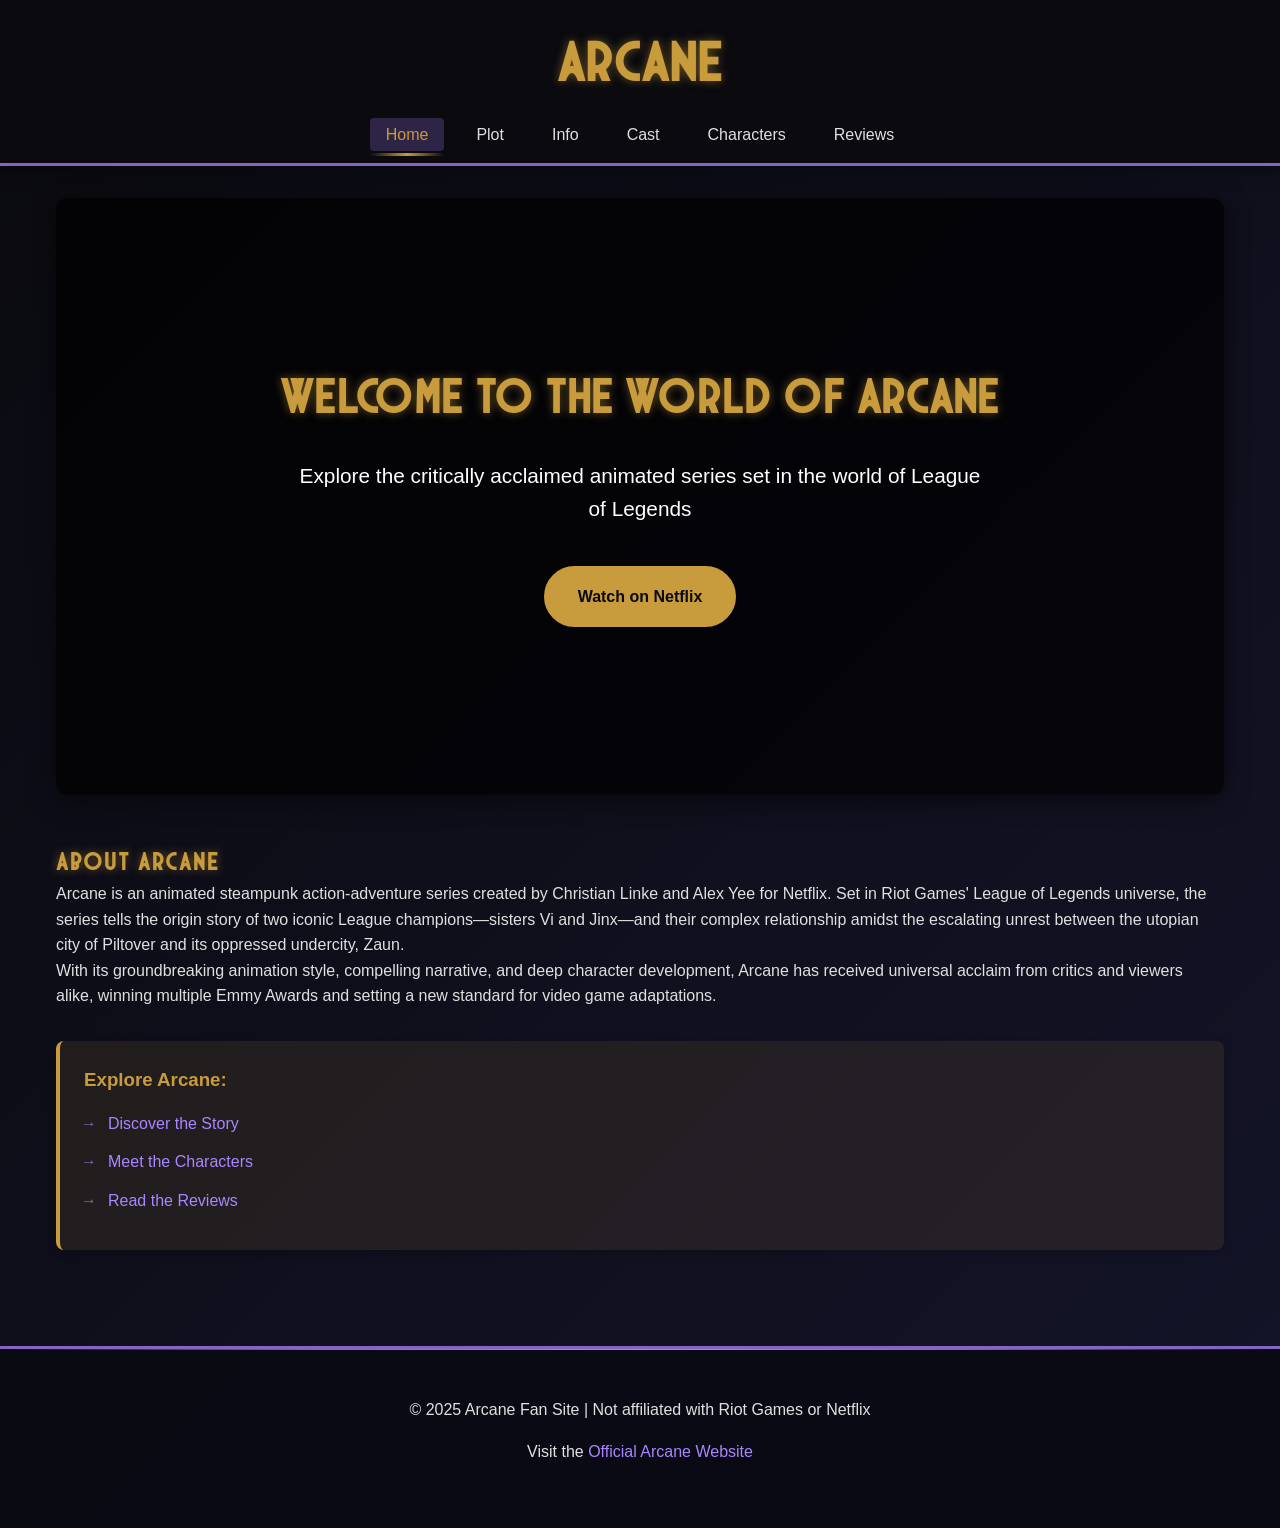
<file: Chapter 2 (with Bonus)/index.html>
<!DOCTYPE html>
<!-- 
    Arcane Fan Site - Main Landing Page
    HTML5 document structure with responsive meta tags
-->
<html lang="en">
<head>
    <!-- Character encoding and responsive viewport settings -->
    <meta charset="UTF-8">
    <meta name="viewport" content="width=device-width, initial-scale=1.0">
    
    <!-- Page title with site identification -->
    <title>Arcane | Home</title>
    
    <!-- External CSS stylesheet -->
    <link rel="stylesheet" href="styles.css">
</head>
<body>
    <!-- Main site header with navigation -->
    <header>
        <!-- Site logo/title with special styling class -->
        <h1 class="arcane-title">ARCANE</h1>
        
        <!-- Primary navigation menu -->
        <nav>
            <ul>
                <!-- Active page indicator on current page -->
                <li><a href="index.html" class="active">Home</a></li>
                <li><a href="pages/plot.html">Plot</a></li>
                <li><a href="pages/info.html">Info</a></li>
                <li><a href="pages/cast.html">Cast</a></li>
                <li><a href="pages/characters.html">Characters</a></li>
                <li><a href="pages/reviews.html">Reviews</a></li>
            </ul>
        </nav>
    </header>

    <!-- Main content area -->
    <main>
        <!-- Hero banner section with call-to-action -->
        <section class="hero">
            <div class="hero-content">
                <h2 class="arcane-title">Welcome to the World of Arcane</h2>
                <p>Explore the critically acclaimed animated series set in the world of League of Legends</p>
                <!-- External link with target="_blank" for new tab -->
                <a href="https://www.netflix.com/title/81435684" target="_blank" class="button">Watch on Netflix</a>
            </div>
        </section>

        <!-- Content overview section -->
        <section class="overview">
            <h2 class="arcane-title">About Arcane</h2>
            <!-- Descriptive paragraphs about the series -->
            <p>Arcane is an animated steampunk action-adventure series created by Christian Linke and Alex Yee for Netflix. Set in Riot Games' League of Legends universe, the series tells the origin story of two iconic League champions—sisters Vi and Jinx—and their complex relationship amidst the escalating unrest between the utopian city of Piltover and its oppressed undercity, Zaun.</p>
            
            <p>With its groundbreaking animation style, compelling narrative, and deep character development, Arcane has received universal acclaim from critics and viewers alike, winning multiple Emmy Awards and setting a new standard for video game adaptations.</p>
            
            <!-- Quick navigation links -->
            <div class="quick-links">
                <h3>Explore Arcane:</h3>
                <ul>
                    <li><a href="pages/plot.html">Discover the Story</a></li>
                    <li><a href="pages/characters.html">Meet the Characters</a></li>
                    <li><a href="pages/reviews.html">Read the Reviews</a></li>
                </ul>
            </div>
        </section>
    </main>

    <!-- Site footer with copyright and legal disclaimer -->
    <footer>
        <p>&copy; 2025 Arcane Fan Site | Not affiliated with Riot Games or Netflix</p>
        <p>Visit the <a href="https://www.arcane.com/en-us/" target="_blank">Official Arcane Website</a></p>
    </footer>
</body>
</html>
</file>
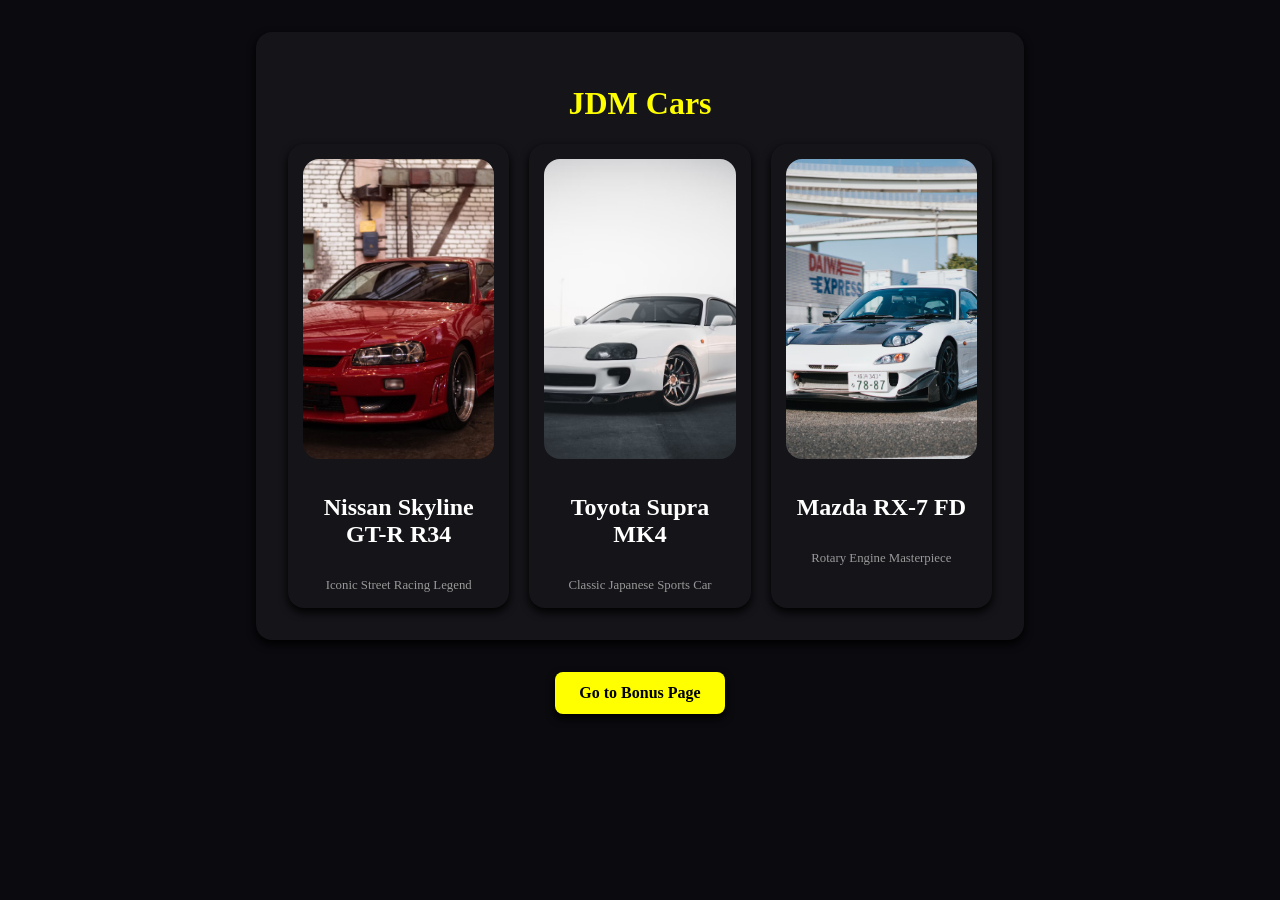
<file: Chapter 3 (with Bonus)/index.html>
<!DOCTYPE html>
<html lang="en">
<head>
    <!-- Basic document metadata -->
    <meta charset="UTF-8">
    <meta name="viewport" content="width=device-width, initial-scale=1.0">
    <!-- Page title that appears in browser tab -->
    <title>JDM Cars</title>
    <!-- Link to external CSS file -->
    <link rel="stylesheet" href="style.css">
</head>
<body>
    <!-- Main window container -->
    <div class="window">
        <!-- Main heading for the page -->
        <h1 class="headerStyle">JDM Cars</h1>
        <!-- Gallery container for car cards -->
        <div class="car-gallery">
            <!-- First car item: Nissan Skyline -->
            <div class="car-item">
                <img src="images/Nissan Skyline GT-R R34.avif" alt="Nissan Skyline GT-R R34">
                <h2>Nissan Skyline GT-R R34</h2>
                <div class="license-info">Iconic Street Racing Legend</div>
            </div>
            
            <!-- Second car item: Toyota Supra -->
            <div class="car-item">
                <img src="images/Toyota Supra MK4.avif" alt="Toyota Supra MK4">
                <h2>Toyota Supra MK4</h2>
                <div class="license-info">Classic Japanese Sports Car</div>
            </div>
            
            <!-- Third car item: Mazda RX-7 -->
            <div class="car-item">
                <img src="images/Mazda RX-7 FD.avif" alt="Mazda RX-7 FD">
                <h2>Mazda RX-7 FD</h2>
                <div class="license-info">Rotary Engine Masterpiece</div>
            </div>
        </div>
    </div>
    <!-- Navigation section -->
    <div class="button-container">
        <!-- Link button to bonus content page -->
        <a href="bonus/bonus.html" class="btn">Go to Bonus Page</a>
    </div>
</body>
</html>
</file>
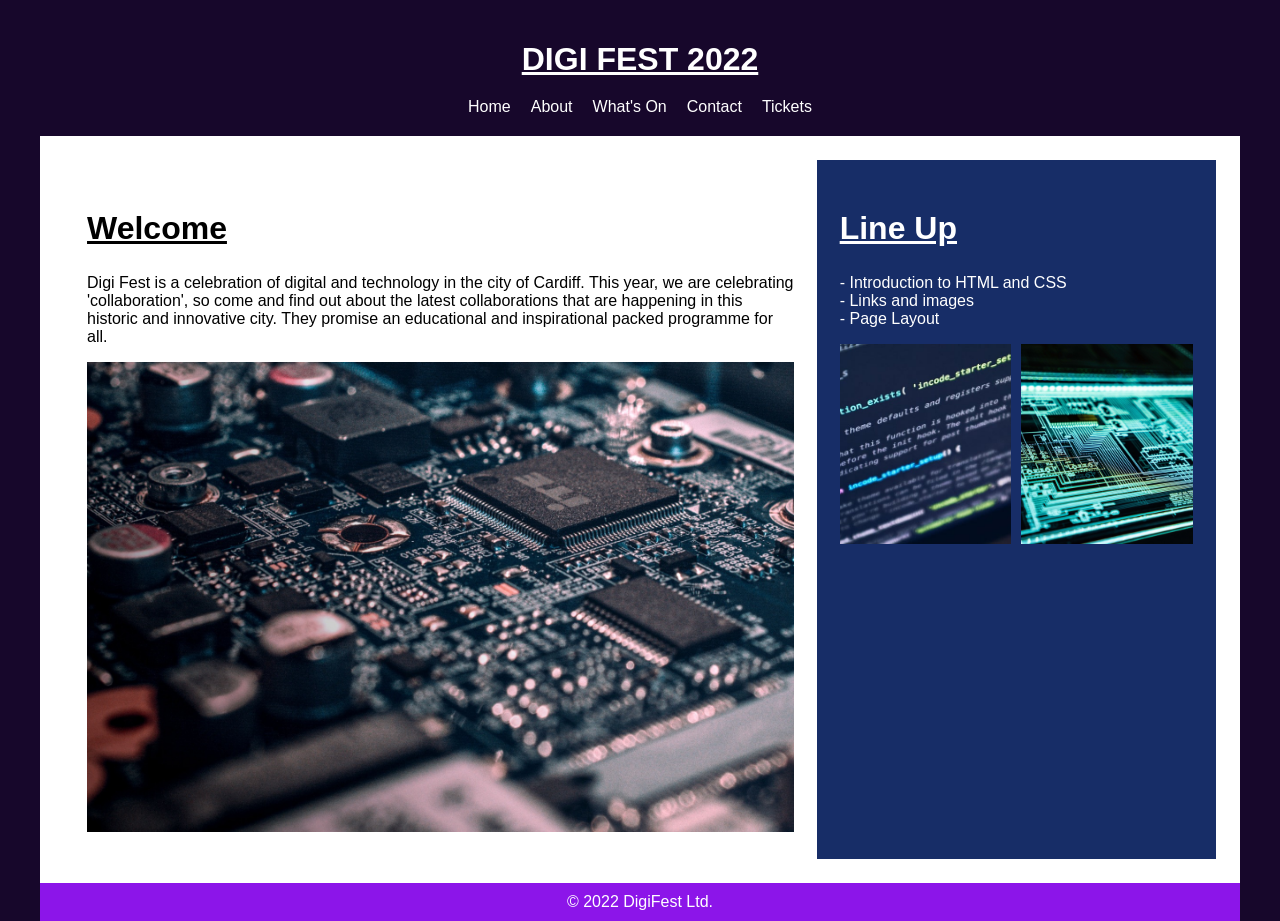
<file: Chapter 4 (with Bonus)/index.html>
<!DOCTYPE html>
<html lang="en">
<head>
    <meta charset="UTF-8">
    <meta name="viewport" content="width=device-width, initial-scale=1.0">
    <title>Digi Fest 2022</title>
    <link rel="stylesheet" href="style.css">
</head>
<body>
    <div class="main-container">
        <div class="header-nav">
            <h1>DIGI FEST 2022</h1>
            <nav>
                <a href="#">Home</a>
                <a href="#">About</a>
                <a href="#">What's On</a>
                <a href="#">Contact</a>
                <a href="#">Tickets</a>
            </nav>
        </div>

        <main>
            <section class="welcome">
                <h2>Welcome</h2>
                <p>Digi Fest is a celebration of digital and technology in the city of Cardiff. This year, we are celebrating 'collaboration', so come and find out about the latest collaborations that are happening in this historic and innovative city. They promise an educational and inspirational packed programme for all.</p>
                <div class="welcome-image">
                    <img src="image1.jpeg" alt="Code snippet representing digital collaboration">
                </div>
            </section>

            <aside class="line-up">
                <h2>Line Up</h2>
                <ul>
                    <li>Introduction to HTML and CSS</li>
                    <li>Links and images</li>
                    <li>Page Layout</li>
                </ul>
                <div class="line-up-images">
                    <img src="image2.jpeg" alt="Circuit board">
                    <img src="image3.jpeg" alt="Circuit blueprint">
                </div>
            </aside>
        </main>

        <footer>
            © 2022 DigiFest Ltd.
        </footer>
    </div>
</body>
</html>
</file>
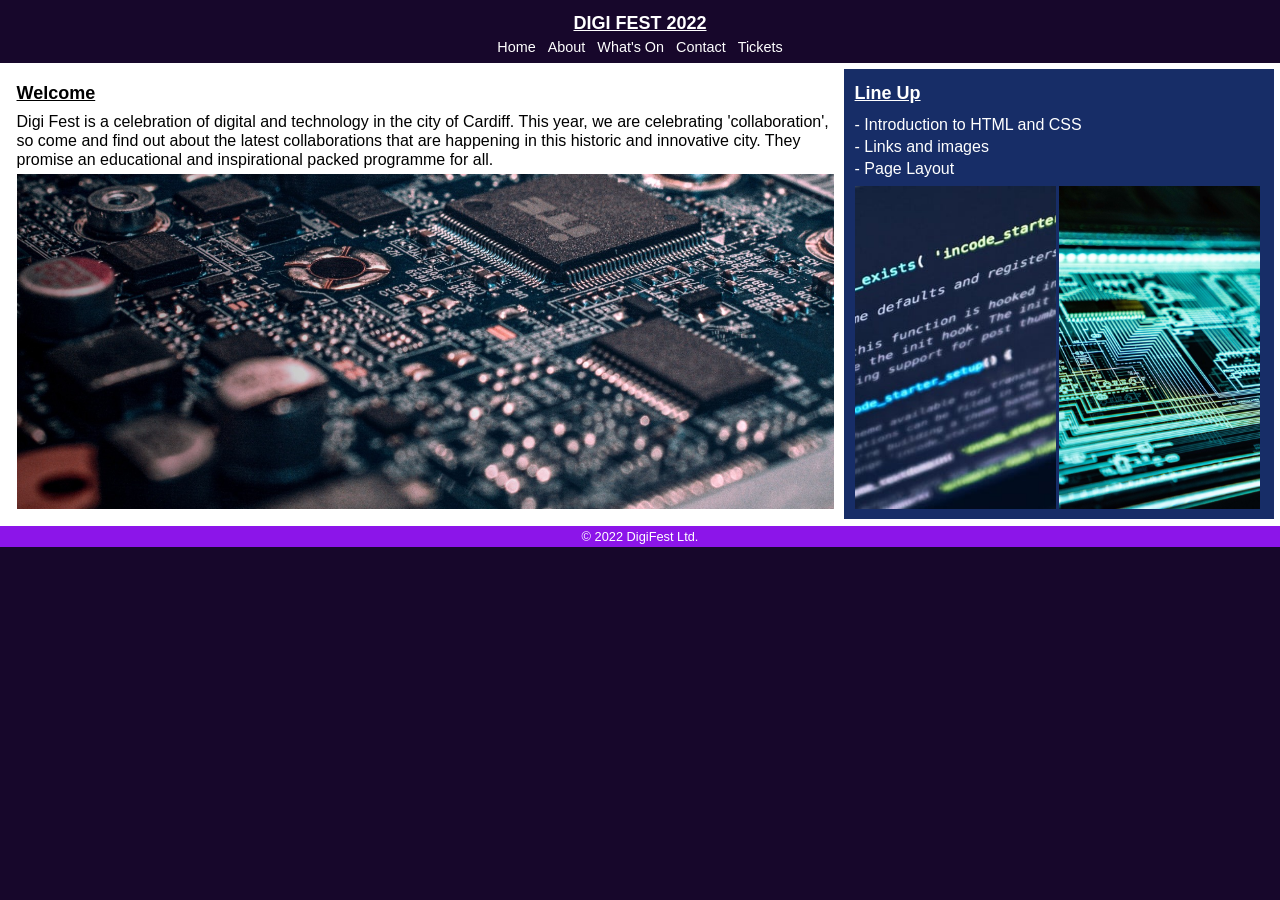
<file: Chapter 4/index.html>
<!DOCTYPE html>
<html lang="en">
<head>
    <!-- Meta information for character encoding and responsive viewport -->
    <meta charset="UTF-8">
    <meta name="viewport" content="width=device-width, initial-scale=1.0">
    <!-- Page title that appears in browser tab -->
    <title>Digi Fest 2022</title>
    <!-- Link to external CSS file -->
    <link rel="stylesheet" href="style.css">
</head>
<body>
    <!-- Main container wrapper for the entire page -->
    <div class="main-container">
        <!-- Header section containing the title and navigation -->
        <div class="header-nav">
            <!-- Main heading for the page -->
            <h1>DIGI FEST 2022</h1>
            <!-- Navigation menu with links -->
            <nav>
                <a href="#">Home</a>
                <a href="#">About</a>
                <a href="#">What's On</a>
                <a href="#">Contact</a>
                <a href="#">Tickets</a>
            </nav>
        </div>

        <!-- Main content area with two columns -->
        <main>
            <!-- Left column with welcome message and main image -->
            <section class="welcome">
                <h2>Welcome</h2>
                <p>Digi Fest is a celebration of digital and technology in the city of Cardiff. This year, we are celebrating 'collaboration', so come and find out about the latest collaborations that are happening in this historic and innovative city. They promise an educational and inspirational packed programme for all.</p>
                <!-- Container for the main image -->
                <div class="welcome-image">
                    <img src="image1.jpeg" alt="Code snippet representing digital collaboration">
                </div>
            </section>

            <!-- Right column with line-up information and supplementary images -->
            <aside class="line-up">
                <h2>Line Up</h2>
                <!-- Unordered list of events -->
                <ul>
                    <li>Introduction to HTML and CSS</li>
                    <li>Links and images</li>
                    <li>Page Layout</li>
                </ul>
                <!-- Container for the two supplementary images -->
                <div class="line-up-images">
                    <img src="image2.jpeg" alt="Circuit board">
                    <img src="image3.jpeg" alt="Circuit blueprint">
                </div>
            </aside>
        </main>

        <!-- Footer section with copyright information -->
        <footer>
            © 2022 DigiFest Ltd.
        </footer>
    </div>
</body>
</html>
</file>
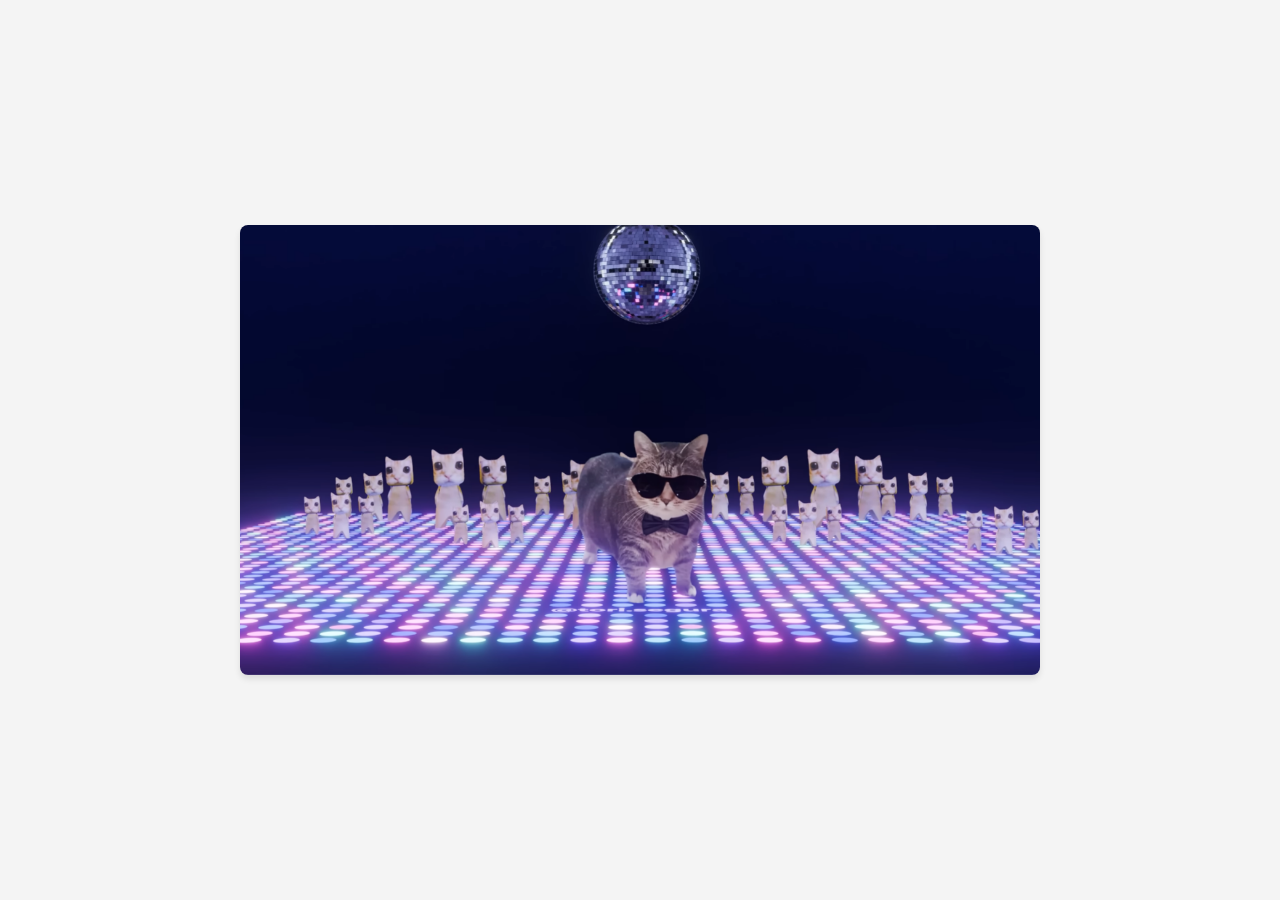
<file: Chapter 5 Exercise/index.html>
<!DOCTYPE html>
<html lang="en">
<head>
    <meta charset="UTF-8">
    <title>YouTube Video with Custom Poster</title>
    <link rel="stylesheet" href="style.css">
</head>
<body>
    <div class="video-container">
        <!-- YouTube iframe with parameters for looping -->
        <iframe 
            class="youtube-video"
            width="560" 
            height="315" 
            src="https://www.youtube.com/embed/Cn-ywvP8roI?si=rGO1XX-9CwImt2SL&autoplay=1&loop=1&playlist=Cn-ywvP8roI&controls=1" 
            title="YouTube video player" 
            frameborder="0" 
            allow="accelerometer; autoplay; clipboard-write; encrypted-media; gyroscope; picture-in-picture; web-share" 
            referrerpolicy="strict-origin-when-cross-origin" 
            allowfullscreen
        ></iframe>
        
        <!-- Custom poster image overlay -->
        <div class="poster-overlay">
            <!-- Replace with your actual poster image -->
            <img src="oiia.png" alt="Video poster image" class="poster-image">
        </div>
    </div>
</body>
</html>
</file>
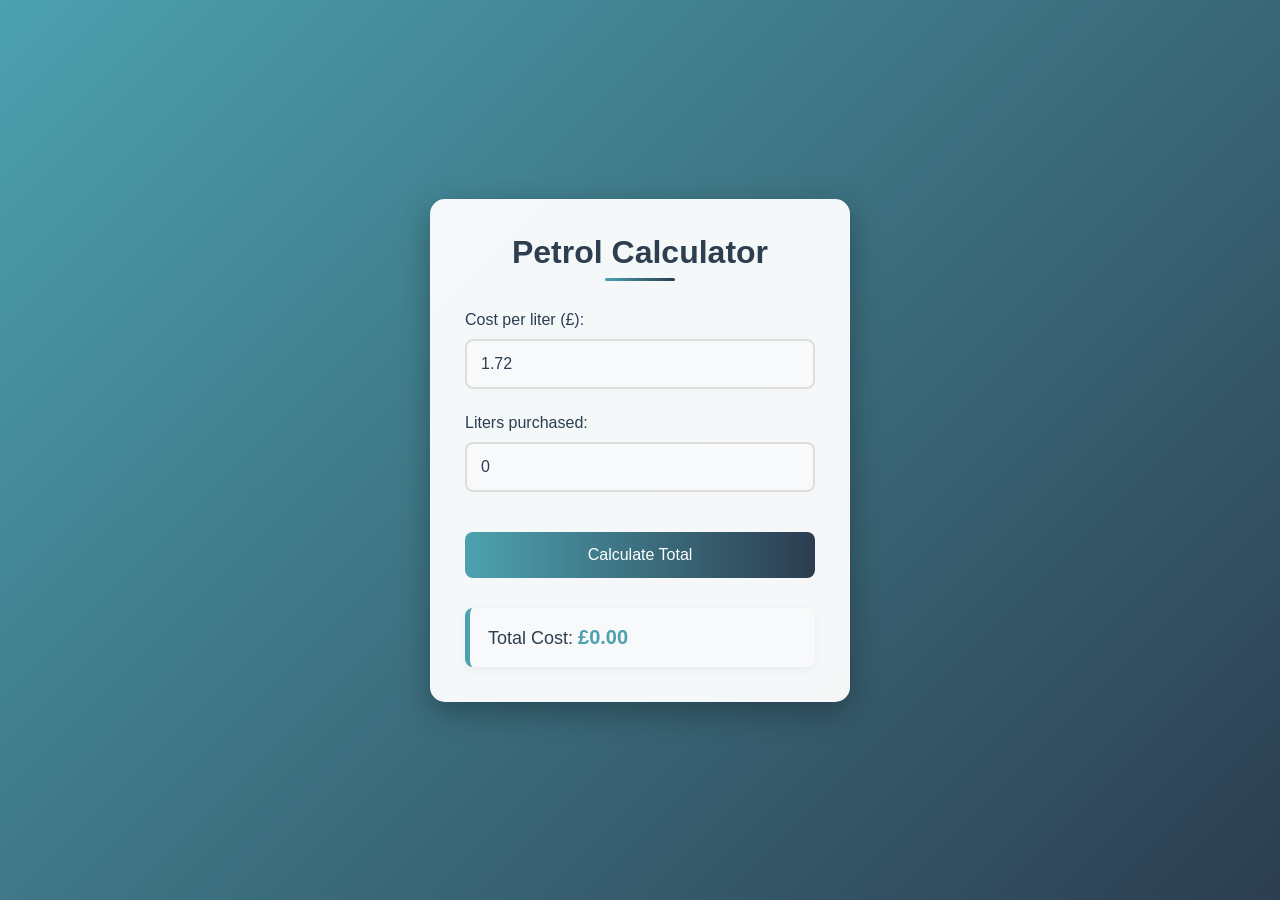
<file: Chapter 6 (with Bonus)/index.html>
<!DOCTYPE html>
<html lang="en">
<head>
    <!-- Meta information for character set and responsive design -->
    <meta charset="UTF-8">
    <meta name="viewport" content="width=device-width, initial-scale=1.0">
    <!-- Page title that appears in browser tab -->
    <title>Petrol Calculator</title>
    <!-- Link to the external CSS file for styling -->
    <link rel="stylesheet" href="style.css">
</head>
<body>
    <!-- Main container for the calculator -->
    <div class="calculator-container">
        <!-- Main heading of the calculator -->
        <h1>Petrol Calculator</h1>
        
        <!-- Input section for cost per liter with default value of 1.72 -->
        <div class="input-group">
            <label for="cost-per-liter">Cost per liter (£):</label>
            <!-- Number input with min value, step size, and default value -->
            <input type="number" id="cost-per-liter" value="1.72" step="0.01" min="0">
        </div>
        
        <!-- Input section for liters purchased with default value of 0 -->
        <div class="input-group">
            <label for="liters-purchased">Liters purchased:</label>
            <!-- Number input with min value, step size, and default value -->
            <input type="number" id="liters-purchased" value="0" step="0.01" min="0">
        </div>
        
        <!-- Button to trigger calculation -->
        <button id="calculate-btn">Calculate Total</button>
        
        <!-- Container for displaying the result -->
        <div class="result-container">
            <!-- Paragraph tag to display the total cost -->
            <p>Total Cost: <span id="total-cost">£0.00</span></p>
        </div>
    </div>

    <!-- Link to the external JavaScript file for functionality -->
    <script src="script.js"></script>
</body>
</html>
</file>
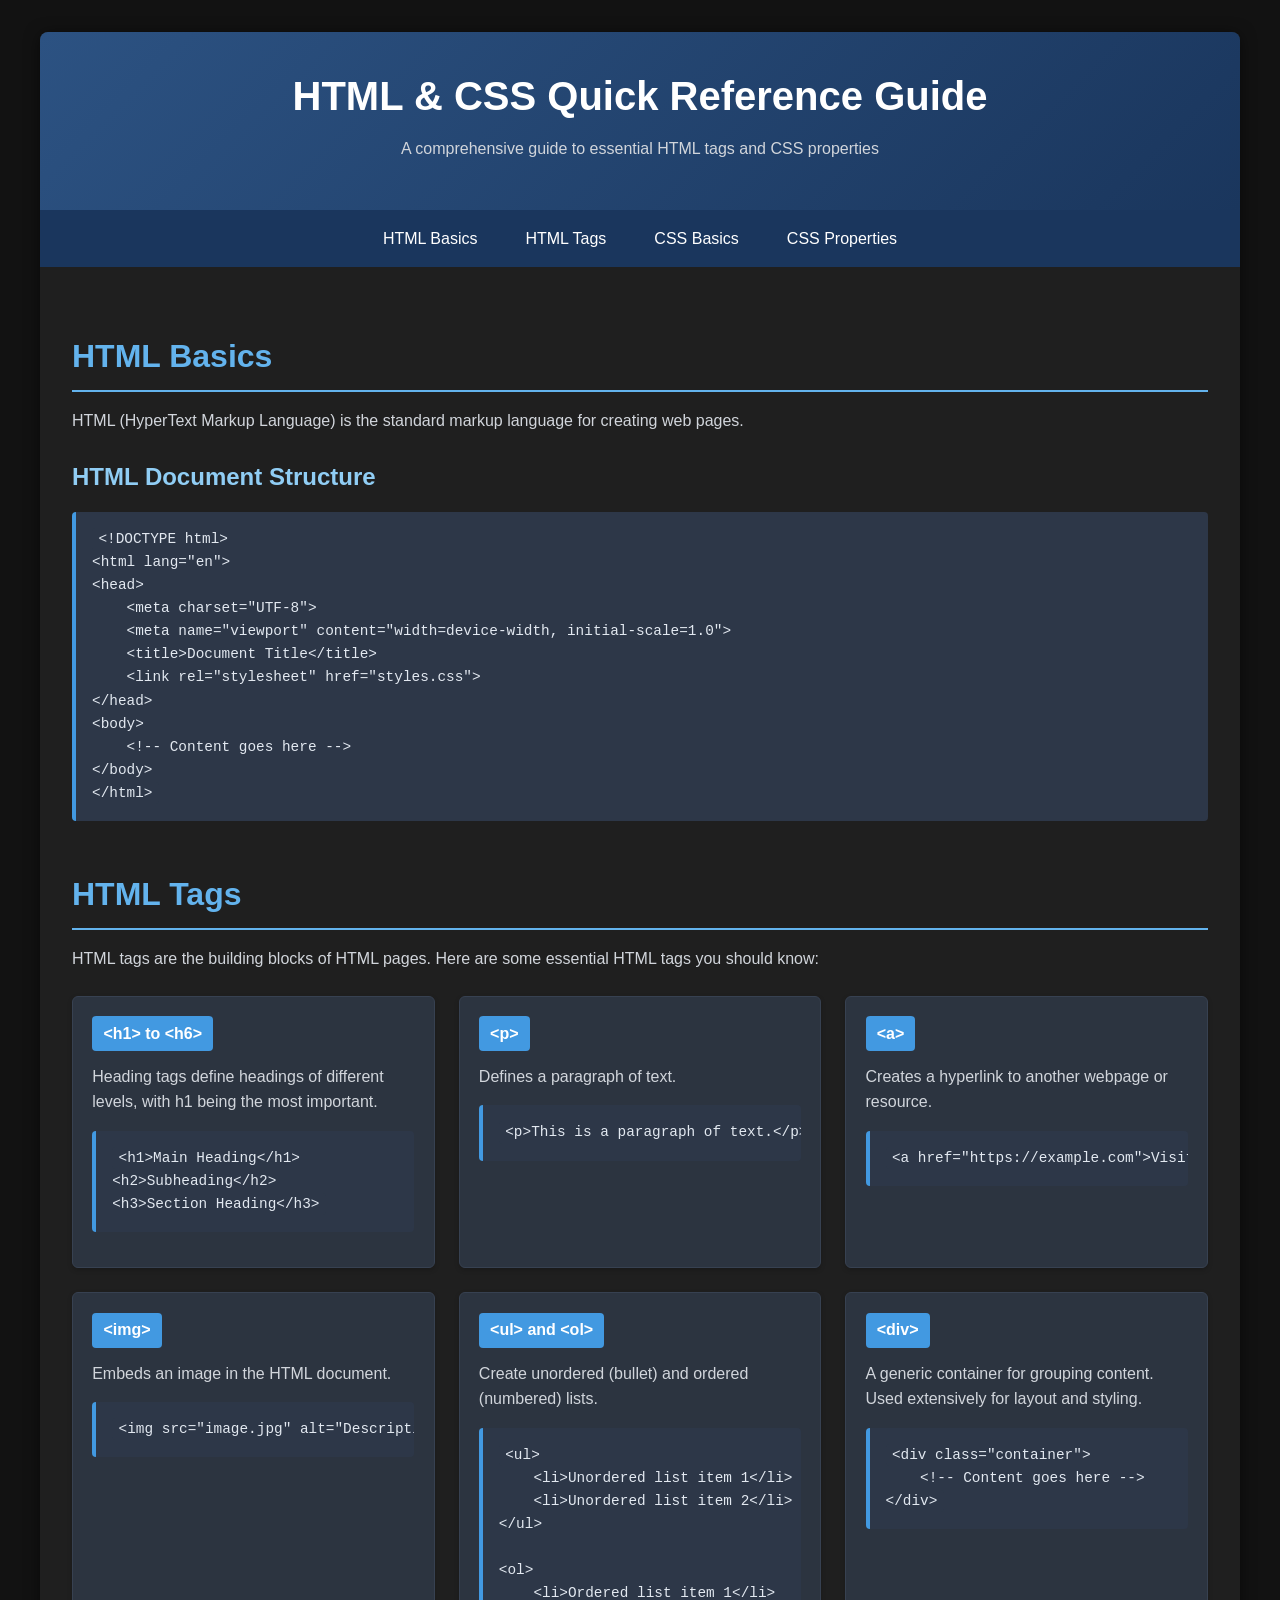
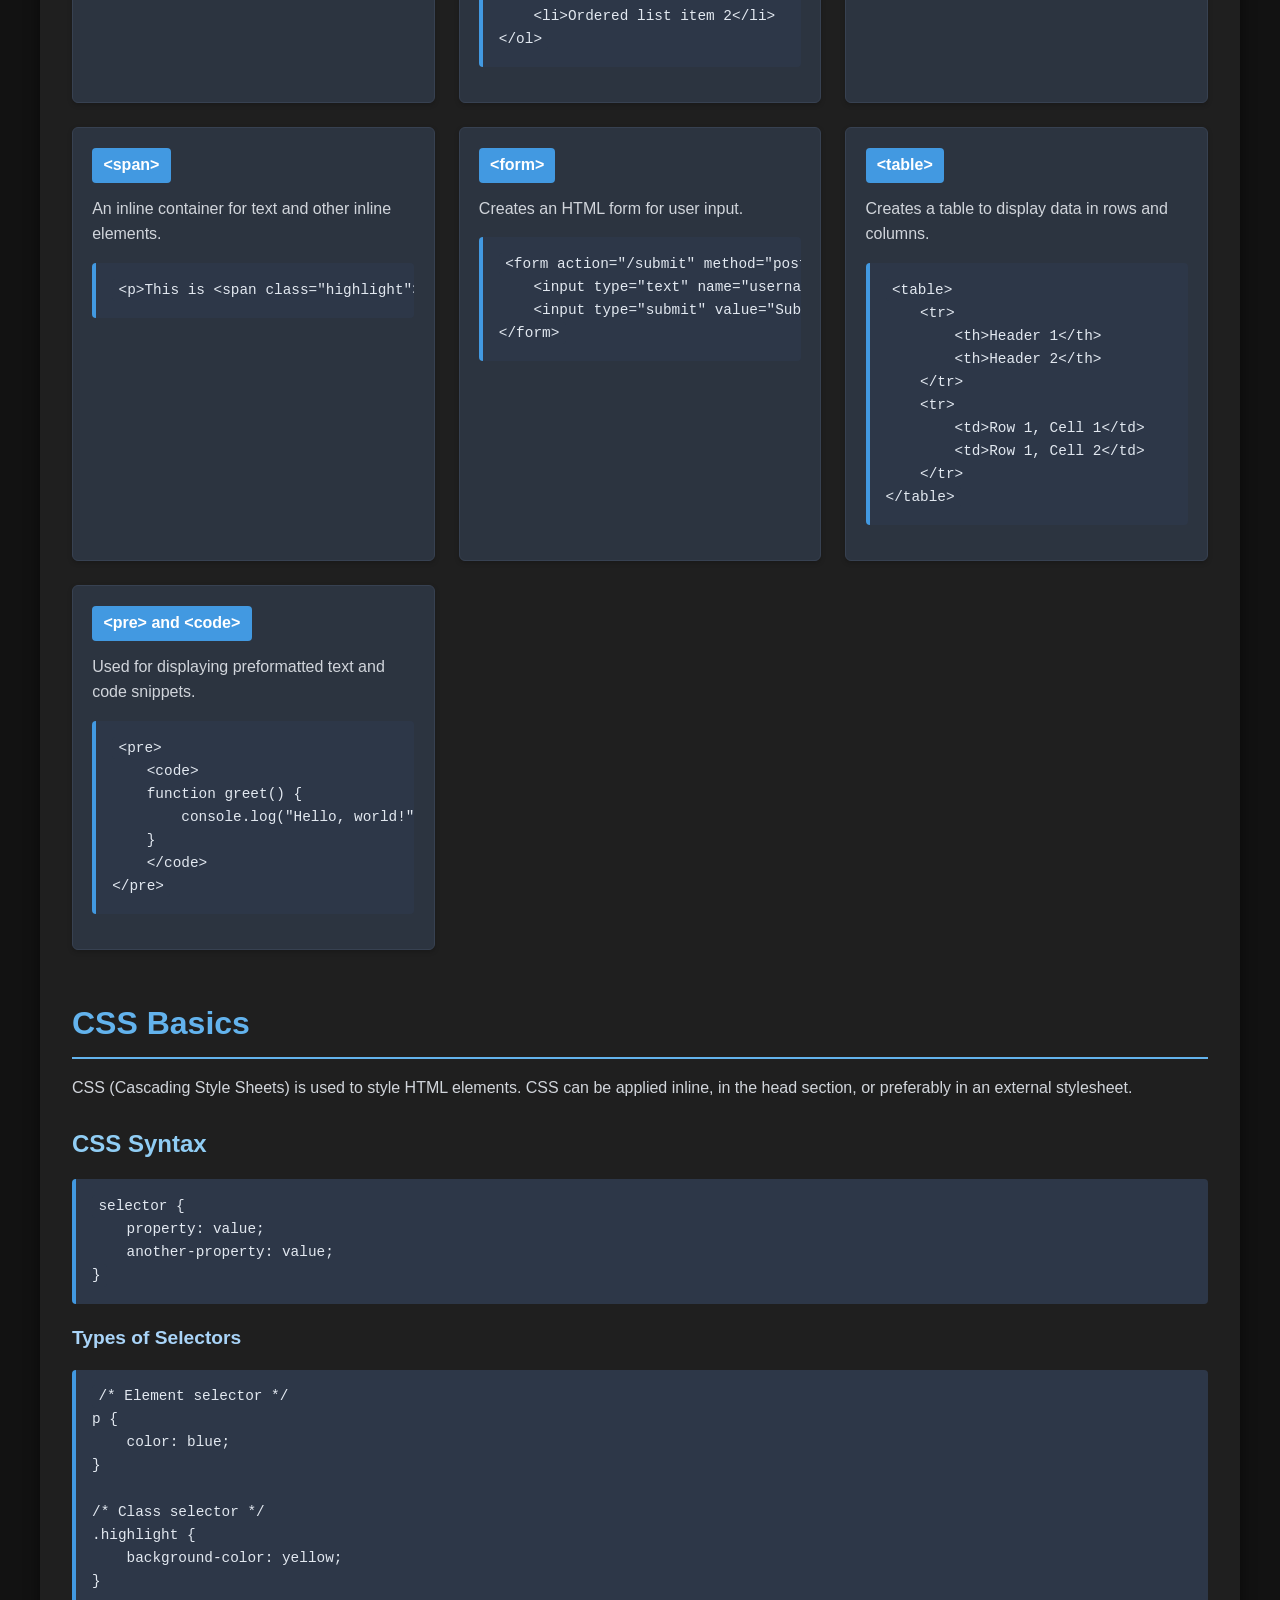
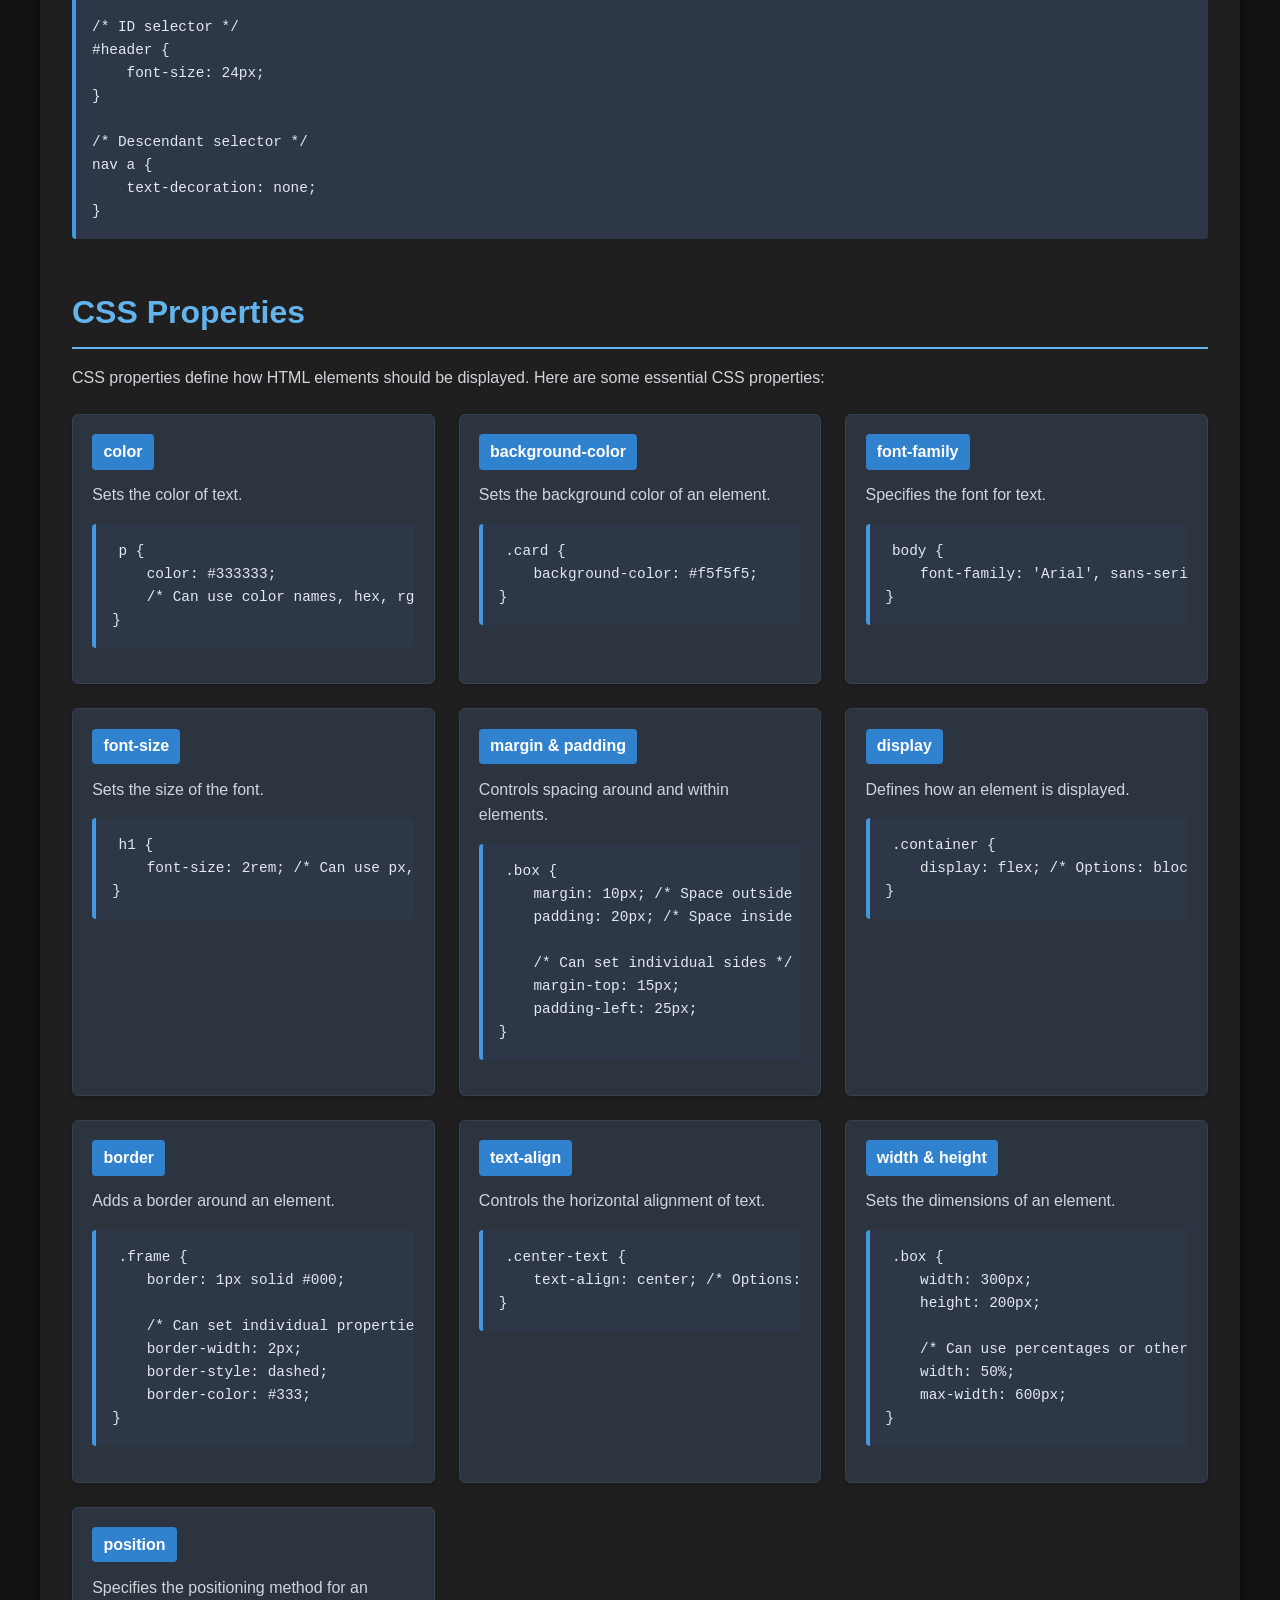
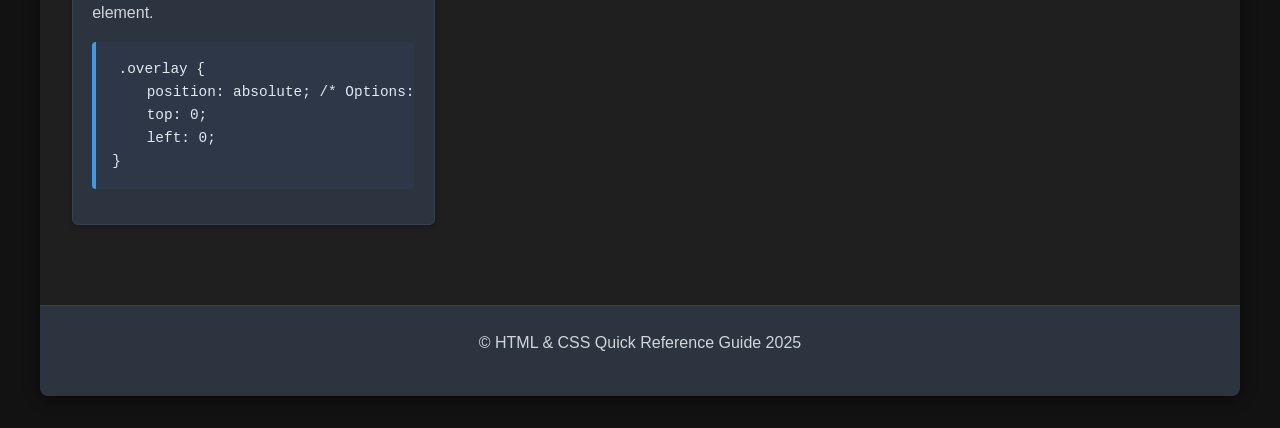
<file: Chapter 1 (with Bonus)/Bonus/index.html>
<!DOCTYPE html>
<html lang="en">
<head>
    <!-- Meta information and character encoding -->
    <meta charset="UTF-8">
    <meta name="viewport" content="width=device-width, initial-scale=1.0">
    <title>HTML & CSS Quick Reference Guide</title>
    <!-- External stylesheet link -->
    <link rel="stylesheet" href="bonusStyle.css">
</head>
<body>
    <!-- Main container wrapper -->
    <div class="container">
        <!-- Header section for page title -->
        <header>
            <h1>HTML & CSS Quick Reference Guide</h1>
            <p>A comprehensive guide to essential HTML tags and CSS properties</p>
        </header>
        
        <!-- Main navigation menu -->
        <nav>
            <ul>
                <li><a href="#html-basics">HTML Basics</a></li>
                <li><a href="#html-tags">HTML Tags</a></li>
                <li><a href="#css-basics">CSS Basics</a></li>
                <li><a href="#css-properties">CSS Properties</a></li>
            </ul>
        </nav>
        
        <!-- Main content area -->
        <main>
            <!-- HTML Basics Section -->
            <section id="html-basics">
                <h2>HTML Basics</h2>
                <p>HTML (HyperText Markup Language) is the standard markup language for creating web pages.</p>
                
                <h3>HTML Document Structure</h3>
                <!-- Example of basic HTML document structure -->
                <pre><code>&lt;!DOCTYPE html&gt;
&lt;html lang="en"&gt;
&lt;head&gt;
    &lt;meta charset="UTF-8"&gt;
    &lt;meta name="viewport" content="width=device-width, initial-scale=1.0"&gt;
    &lt;title&gt;Document Title&lt;/title&gt;
    &lt;link rel="stylesheet" href="styles.css"&gt;
&lt;/head&gt;
&lt;body&gt;
    &lt;!-- Content goes here --&gt;
&lt;/body&gt;
&lt;/html&gt;</code></pre>
            </section>
            
            <!-- HTML Tags Section -->
            <section id="html-tags">
                <h2>HTML Tags</h2>
                <p>HTML tags are the building blocks of HTML pages. Here are some essential HTML tags you should know:</p>
                
                <!-- Grid container for HTML tag cards -->
                <div class="tag-container">
                    <!-- Heading tags card -->
                    <div class="tag-card">
                        <div class="tag-name">&lt;h1&gt; to &lt;h6&gt;</div>
                        <p>Heading tags define headings of different levels, with h1 being the most important.</p>
                        <pre><code>&lt;h1&gt;Main Heading&lt;/h1&gt;
&lt;h2&gt;Subheading&lt;/h2&gt;
&lt;h3&gt;Section Heading&lt;/h3&gt;</code></pre>
                    </div>
                    
                    <!-- Paragraph tag card -->
                    <div class="tag-card">
                        <div class="tag-name">&lt;p&gt;</div>
                        <p>Defines a paragraph of text.</p>
                        <pre><code>&lt;p&gt;This is a paragraph of text.&lt;/p&gt;</code></pre>
                    </div>
                    
                    <!-- Anchor/link tag card -->
                    <div class="tag-card">
                        <div class="tag-name">&lt;a&gt;</div>
                        <p>Creates a hyperlink to another webpage or resource.</p>
                        <pre><code>&lt;a href="https://example.com"&gt;Visit Example&lt;/a&gt;</code></pre>
                    </div>
                    
                    <!-- Image tag card -->
                    <div class="tag-card">
                        <div class="tag-name">&lt;img&gt;</div>
                        <p>Embeds an image in the HTML document.</p>
                        <pre><code>&lt;img src="image.jpg" alt="Description of image"&gt;</code></pre>
                    </div>
                    
                    <!-- List tags card -->
                    <div class="tag-card">
                        <div class="tag-name">&lt;ul&gt; and &lt;ol&gt;</div>
                        <p>Create unordered (bullet) and ordered (numbered) lists.</p>
                        <pre><code>&lt;ul&gt;
    &lt;li&gt;Unordered list item 1&lt;/li&gt;
    &lt;li&gt;Unordered list item 2&lt;/li&gt;
&lt;/ul&gt;

&lt;ol&gt;
    &lt;li&gt;Ordered list item 1&lt;/li&gt;
    &lt;li&gt;Ordered list item 2&lt;/li&gt;
&lt;/ol&gt;</code></pre>
                    </div>
                    
                    <!-- Division tag card -->
                    <div class="tag-card">
                        <div class="tag-name">&lt;div&gt;</div>
                        <p>A generic container for grouping content. Used extensively for layout and styling.</p>
                        <pre><code>&lt;div class="container"&gt;
    &lt;!-- Content goes here --&gt;
&lt;/div&gt;</code></pre>
                    </div>
                    
                    <!-- Span tag card -->
                    <div class="tag-card">
                        <div class="tag-name">&lt;span&gt;</div>
                        <p>An inline container for text and other inline elements.</p>
                        <pre><code>&lt;p&gt;This is &lt;span class="highlight"&gt;important&lt;/span&gt; text.&lt;/p&gt;</code></pre>
                    </div>
                    
                    <!-- Form tag card -->
                    <div class="tag-card">
                        <div class="tag-name">&lt;form&gt;</div>
                        <p>Creates an HTML form for user input.</p>
                        <pre><code>&lt;form action="/submit" method="post"&gt;
    &lt;input type="text" name="username"&gt;
    &lt;input type="submit" value="Submit"&gt;
&lt;/form&gt;</code></pre>
                    </div>
                    
                    <!-- Table tag card -->
                    <div class="tag-card">
                        <div class="tag-name">&lt;table&gt;</div>
                        <p>Creates a table to display data in rows and columns.</p>
                        <pre><code>&lt;table&gt;
    &lt;tr&gt;
        &lt;th&gt;Header 1&lt;/th&gt;
        &lt;th&gt;Header 2&lt;/th&gt;
    &lt;/tr&gt;
    &lt;tr&gt;
        &lt;td&gt;Row 1, Cell 1&lt;/td&gt;
        &lt;td&gt;Row 1, Cell 2&lt;/td&gt;
    &lt;/tr&gt;
&lt;/table&gt;</code></pre>
                    </div>
                    
                    <!-- Preformatted text and code tag card -->
                    <div class="tag-card">
                        <div class="tag-name">&lt;pre&gt; and &lt;code&gt;</div>
                        <p>Used for displaying preformatted text and code snippets.</p>
                        <pre><code>&lt;pre&gt;
    &lt;code&gt;
    function greet() {
        console.log("Hello, world!");
    }
    &lt;/code&gt;
&lt;/pre&gt;</code></pre>
                    </div>
                </div>
            </section>
            
            <!-- CSS Basics Section -->
            <section id="css-basics">
                <h2>CSS Basics</h2>
                <p>CSS (Cascading Style Sheets) is used to style HTML elements. CSS can be applied inline, in the head section, or preferably in an external stylesheet.</p>
                
                <h3>CSS Syntax</h3>
                <!-- Example of basic CSS syntax -->
                <pre><code>selector {
    property: value;
    another-property: value;
}</code></pre>
                
                <h4>Types of Selectors</h4>
                <!-- Examples of different CSS selector types -->
                <pre><code>/* Element selector */
p {
    color: blue;
}

/* Class selector */
.highlight {
    background-color: yellow;
}

/* ID selector */
#header {
    font-size: 24px;
}

/* Descendant selector */
nav a {
    text-decoration: none;
}</code></pre>
            </section>
            
            <!-- CSS Properties Section -->
            <section id="css-properties">
                <h2>CSS Properties</h2>
                <p>CSS properties define how HTML elements should be displayed. Here are some essential CSS properties:</p>
                
                <!-- Grid container for CSS property cards -->
                <div class="property-container">
                    <!-- Color property card -->
                    <div class="property-card">
                        <div class="property-name">color</div>
                        <p>Sets the color of text.</p>
                        <pre><code>p {
    color: #333333;
    /* Can use color names, hex, rgb, rgba */
}</code></pre>
                    </div>
                    
                    <!-- Background-color property card -->
                    <div class="property-card">
                        <div class="property-name">background-color</div>
                        <p>Sets the background color of an element.</p>
                        <pre><code>.card {
    background-color: #f5f5f5;
}</code></pre>
                    </div>
                    
                    <!-- Font-family property card -->
                    <div class="property-card">
                        <div class="property-name">font-family</div>
                        <p>Specifies the font for text.</p>
                        <pre><code>body {
    font-family: 'Arial', sans-serif;
}</code></pre>
                    </div>
                    
                    <!-- Font-size property card -->
                    <div class="property-card">
                        <div class="property-name">font-size</div>
                        <p>Sets the size of the font.</p>
                        <pre><code>h1 {
    font-size: 2rem; /* Can use px, em, rem, % */
}</code></pre>
                    </div>
                    
                    <!-- Margin and padding property card -->
                    <div class="property-card">
                        <div class="property-name">margin & padding</div>
                        <p>Controls spacing around and within elements.</p>
                        <pre><code>.box {
    margin: 10px; /* Space outside the element */
    padding: 20px; /* Space inside the element */
    
    /* Can set individual sides */
    margin-top: 15px;
    padding-left: 25px;
}</code></pre>
                    </div>
                    
                    <!-- Display property card -->
                    <div class="property-card">
                        <div class="property-name">display</div>
                        <p>Defines how an element is displayed.</p>
                        <pre><code>.container {
    display: flex; /* Options: block, inline, flex, grid, none */
}</code></pre>
                    </div>
                    
                    <!-- Border property card -->
                    <div class="property-card">
                        <div class="property-name">border</div>
                        <p>Adds a border around an element.</p>
                        <pre><code>.frame {
    border: 1px solid #000;
    
    /* Can set individual properties */
    border-width: 2px;
    border-style: dashed;
    border-color: #333;
}</code></pre>
                    </div>
                    
                    <!-- Text-align property card -->
                    <div class="property-card">
                        <div class="property-name">text-align</div>
                        <p>Controls the horizontal alignment of text.</p>
                        <pre><code>.center-text {
    text-align: center; /* Options: left, right, center, justify */
}</code></pre>
                    </div>
                    
                    <!-- Width and height property card -->
                    <div class="property-card">
                        <div class="property-name">width & height</div>
                        <p>Sets the dimensions of an element.</p>
                        <pre><code>.box {
    width: 300px;
    height: 200px;
    
    /* Can use percentages or other units */
    width: 50%;
    max-width: 600px;
}</code></pre>
                    </div>
                    
                    <!-- Position property card -->
                    <div class="property-card">
                        <div class="property-name">position</div>
                        <p>Specifies the positioning method for an element.</p>
                        <pre><code>.overlay {
    position: absolute; /* Options: static, relative, absolute, fixed, sticky */
    top: 0;
    left: 0;
}</code></pre>
                    </div>
                </div>
            </section>
        </main>
        
        <!-- Page footer -->
        <footer>
            <p>&copy; HTML & CSS Quick Reference Guide 2025</p>
        </footer>
    </div>
    <!-- End of container -->
</body>
</html>
</file>
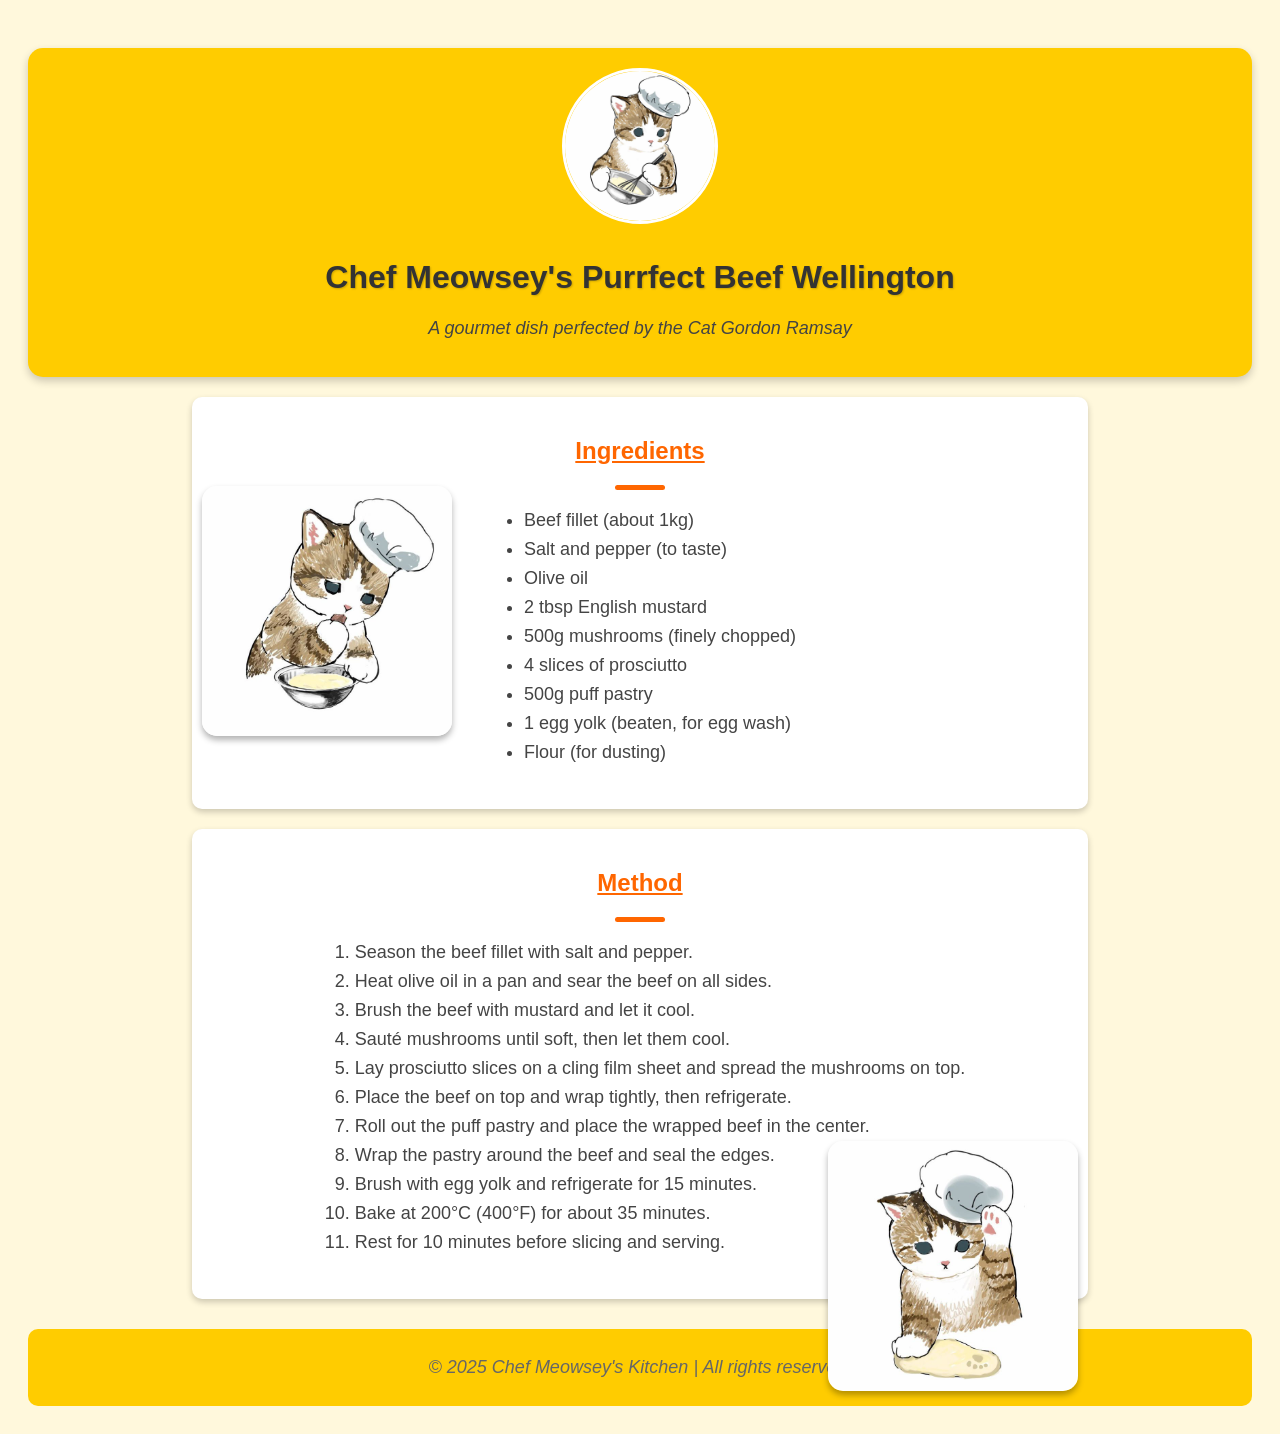
<file: Chapter 1  (with Bonus)/Recipe.html>
<!DOCTYPE html>
<html lang="en">
<head>
    <meta charset="UTF-8">
    <meta name="viewport" content="width=device-width, initial-scale=1.0">
    <title>Chef Meowsey's Beef Wellington</title>
    <link rel="stylesheet" href="styles.css"> <!-- Linking external CSS file -->
</head>
<body>
    <header>
        <!-- Top image representing the theme -->
        <img src="cat1.jpg" alt="Top image">
        <h1>Chef Meowsey's Purrfect Beef Wellington</h1>
        <p>A gourmet dish perfected by the Cat Gordon Ramsay</p>
    </header>
    
    <section>
        <!-- Left-side image for visual appeal -->
        <img src="cat2.jpg" alt="Left Image" class="side-image left-image">
        <h2>Ingredients</h2>
        <div class="decorative-line"></div> <!-- Decorative separator -->
        <ul>
            <li>Beef fillet (about 1kg)</li>
            <li>Salt and pepper (to taste)</li>
            <li>Olive oil</li>
            <li>2 tbsp English mustard</li>
            <li>500g mushrooms (finely chopped)</li>
            <li>4 slices of prosciutto</li>
            <li>500g puff pastry</li>
            <li>1 egg yolk (beaten, for egg wash)</li>
            <li>Flour (for dusting)</li>
        </ul>
    </section>
    
    <section>
        <!-- Right-side image for visual appeal -->
        <img src="cat3.jpg" alt="Right Image" class="side-image right-image">
        <h2>Method</h2>
        <div class="decorative-line"></div> <!-- Decorative separator -->
        <ol>
            <li>Season the beef fillet with salt and pepper.</li>
            <li>Heat olive oil in a pan and sear the beef on all sides.</li>
            <li>Brush the beef with mustard and let it cool.</li>
            <li>Sauté mushrooms until soft, then let them cool.</li>
            <li>Lay prosciutto slices on a cling film sheet and spread the mushrooms on top.</li>
            <li>Place the beef on top and wrap tightly, then refrigerate.</li>
            <li>Roll out the puff pastry and place the wrapped beef in the center.</li>
            <li>Wrap the pastry around the beef and seal the edges.</li>
            <li>Brush with egg yolk and refrigerate for 15 minutes.</li>
            <li>Bake at 200°C (400°F) for about 35 minutes.</li>
            <li>Rest for 10 minutes before slicing and serving.</li>
        </ol>
    </section>
    
    <footer>
        <p>&copy; 2025 Chef Meowsey's Kitchen | All rights reserved.</p>
    </footer>
</body>
</html>
</file>
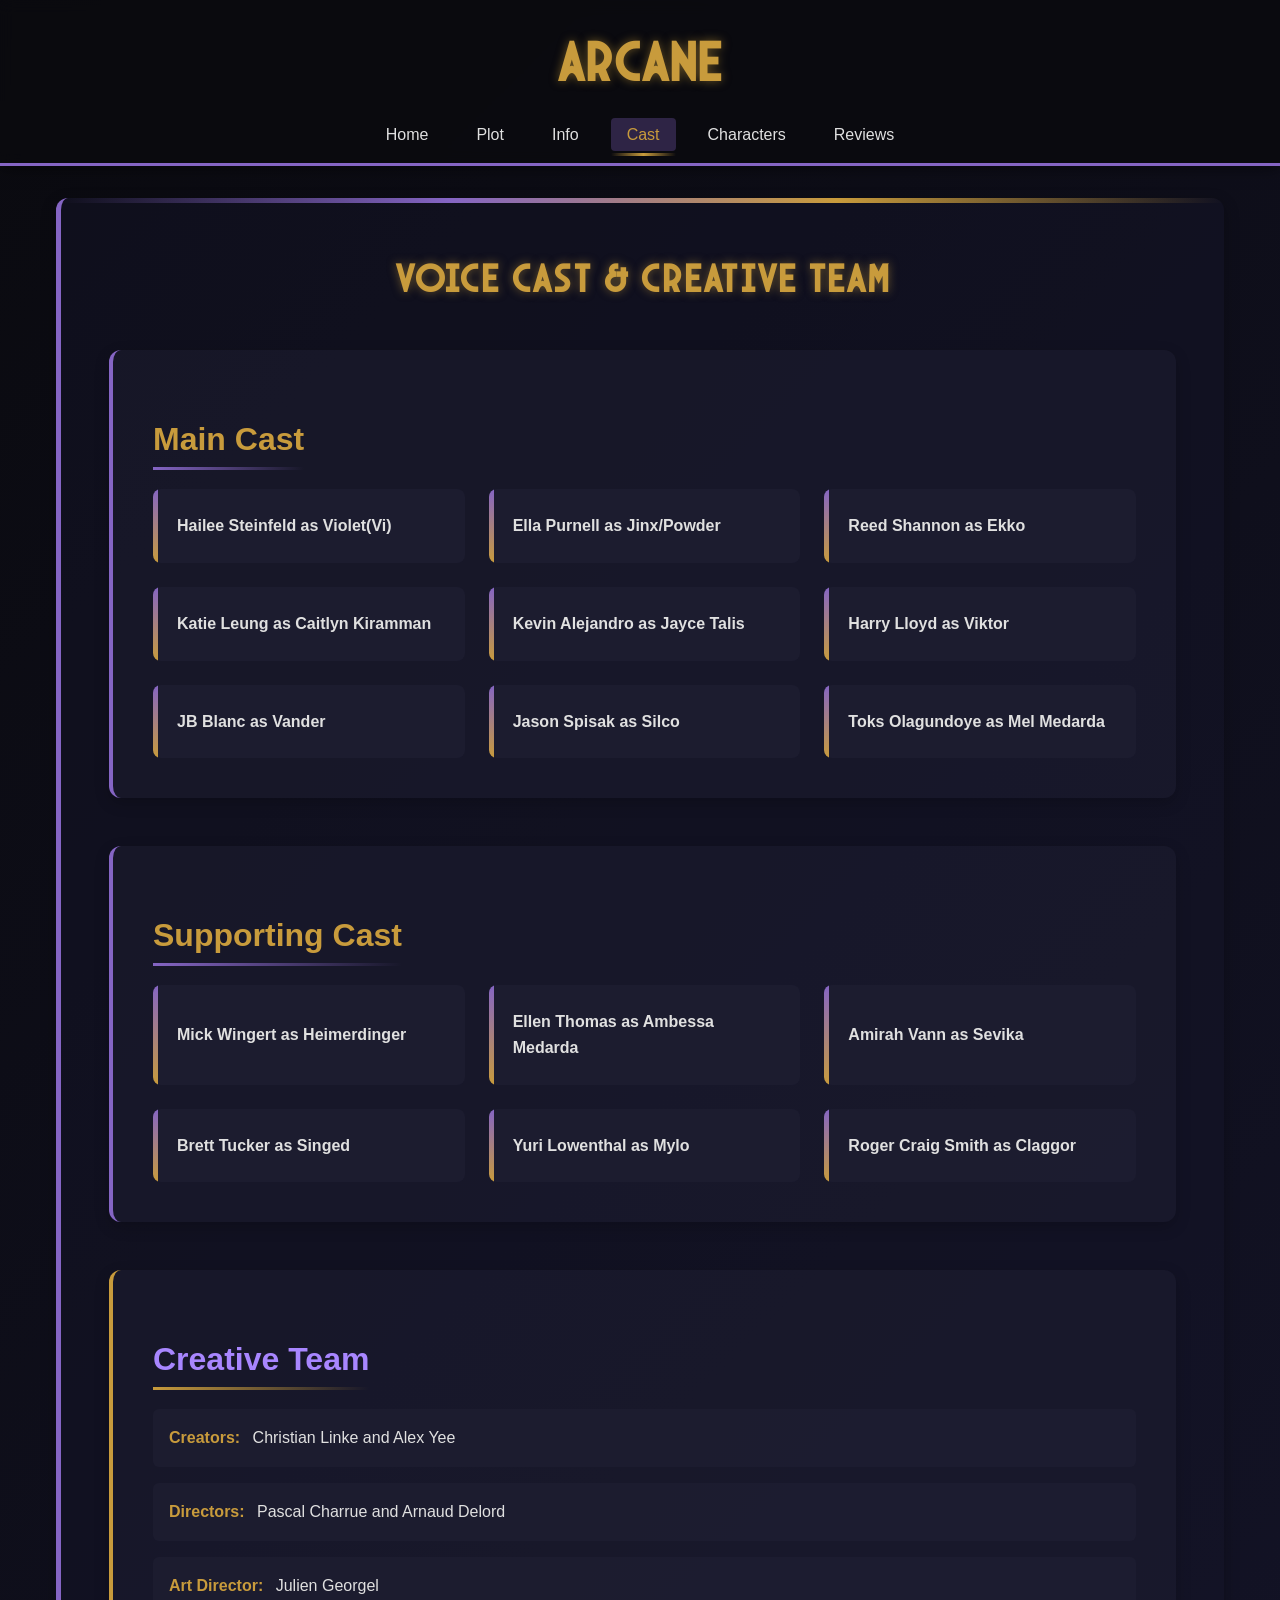
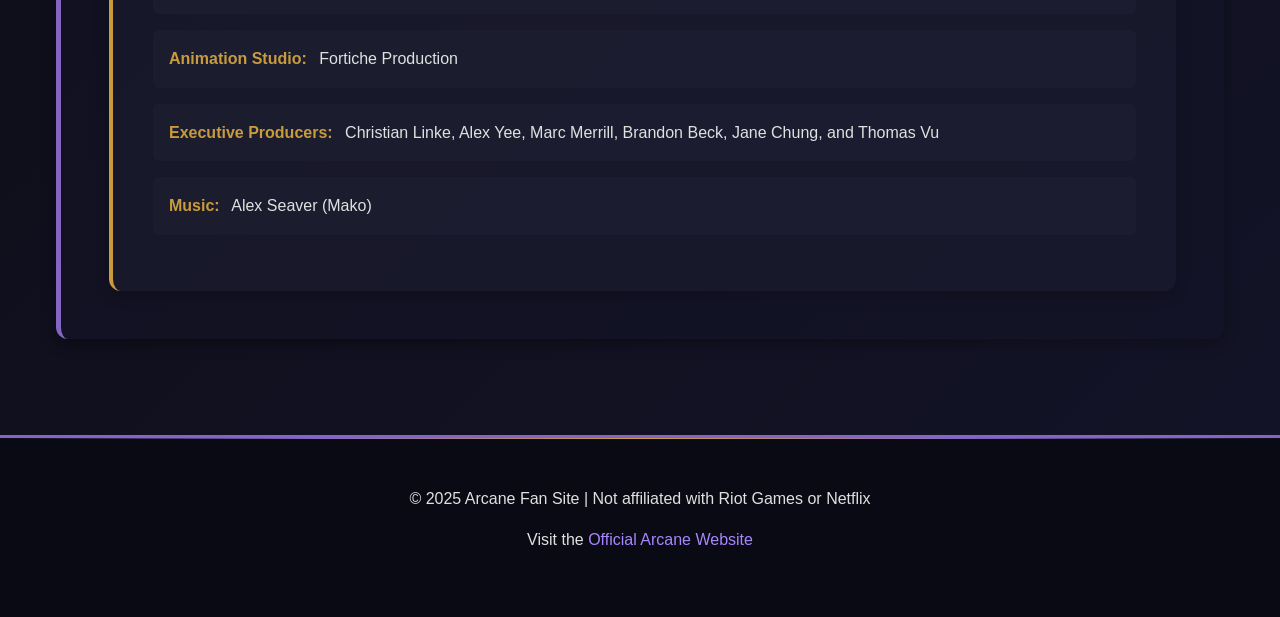
<file: Chapter 2 (with Bonus)/pages/cast.html>
<!DOCTYPE html>
<!-- 
    Arcane Cast Page - Voice actors and creative team
    Consistent structure with main index page
-->
<html lang="en">
<head>
    <!-- Character encoding and responsive viewport -->
    <meta charset="UTF-8">
    <meta name="viewport" content="width=device-width, initial-scale=1.0">
    
    <!-- Page title with site section -->
    <title>Arcane | Cast</title>
    
    <!-- CSS using relative path to account for subdirectory -->
    <link rel="stylesheet" href="../styles.css">
</head>
<body>
    <!-- Consistent header with navigation -->
    <header>
        <h1 class="arcane-title">ARCANE</h1>
        <nav>
            <ul>
                <!-- Note the relative paths for subdirectory navigation -->
                <li><a href="../index.html">Home</a></li>
                <li><a href="plot.html">Plot</a></li>
                <li><a href="info.html">Info</a></li>
                <!-- Active state for current page -->
                <li><a href="cast.html" class="active">Cast</a></li>
                <li><a href="characters.html">Characters</a></li>
                <li><a href="reviews.html">Reviews</a></li>
            </ul>
        </nav>
    </header>

    <!-- Main content section -->
    <main>
        <section class="content">
            <h2 class="arcane-title">Voice Cast & Creative Team</h2>
            
            <!-- Main cast section with semantic structure -->
            <div class="cast-section">
                <h3>Main Cast</h3>
                <ul class="cast-list">
                    <!-- Each actor with semantic span for styling -->
                    <li>
                        <span class="actor">Hailee Steinfeld as Violet(Vi)</span>
                    </li>
                    <li>
                        <span class="actor">Ella Purnell as Jinx/Powder</span>
                    </li>
                    <li>
                        <span class="actor">Reed Shannon as Ekko</span>
                    </li>
                    <li>
                        <span class="actor">Katie Leung as Caitlyn Kiramman</span>
                    </li>
                    <li>
                        <span class="actor">Kevin Alejandro as Jayce Talis</span>
                    </li>
                    <li>
                        <span class="actor">Harry Lloyd as Viktor</span>
                    </li>
                    <li>
                        <span class="actor">JB Blanc as Vander</span>
                    </li>
                    <li>
                        <span class="actor">Jason Spisak as Silco</span>
                    </li>
                    <li>
                        <span class="actor">Toks Olagundoye as Mel Medarda</span>
                    </li>
                </ul>
            </div>
            
            <!-- Supporting cast section -->
            <div class="cast-section">
                <h3>Supporting Cast</h3>
                <ul class="cast-list">
                    <li>
                        <span class="actor">Mick Wingert as Heimerdinger</span>
                    </li>
                    <li>
                        <span class="actor">Ellen Thomas as Ambessa Medarda</span>
                    </li>
                    <li>
                        <span class="actor">Amirah Vann as Sevika</span>
                    </li>
                    <li>
                        <span class="actor">Brett Tucker as Singed</span>
                    </li>
                    <li>
                        <span class="actor">Yuri Lowenthal as Mylo</span>
                    </li>
                    <li>
                        <span class="actor">Roger Craig Smith as Claggor</span>
                    </li>
                </ul>
            </div>
            
            <!-- Creative team section -->
            <div class="creative-team">
                <h3>Creative Team</h3>
                <ul>
                    <li><strong>Creators:</strong> Christian Linke and Alex Yee</li>
                    <li><strong>Directors:</strong> Pascal Charrue and Arnaud Delord</li>
                    <li><strong>Art Director:</strong> Julien Georgel</li>
                    <li><strong>Animation Studio:</strong> Fortiche Production</li>
                    <li><strong>Executive Producers:</strong> Christian Linke, Alex Yee, Marc Merrill, Brandon Beck, Jane Chung, and Thomas Vu</li>
                    <li><strong>Music:</strong> Alex Seaver (Mako)</li>
                </ul>
            </div>
        </section>
    </main>

    <!-- Consistent footer across all pages -->
    <footer>
        <p>&copy; 2025 Arcane Fan Site | Not affiliated with Riot Games or Netflix</p>
        <p>Visit the <a href="https://arcane.com" target="_blank">Official Arcane Website</a></p>
    </footer>
</body>
</html>
</file>
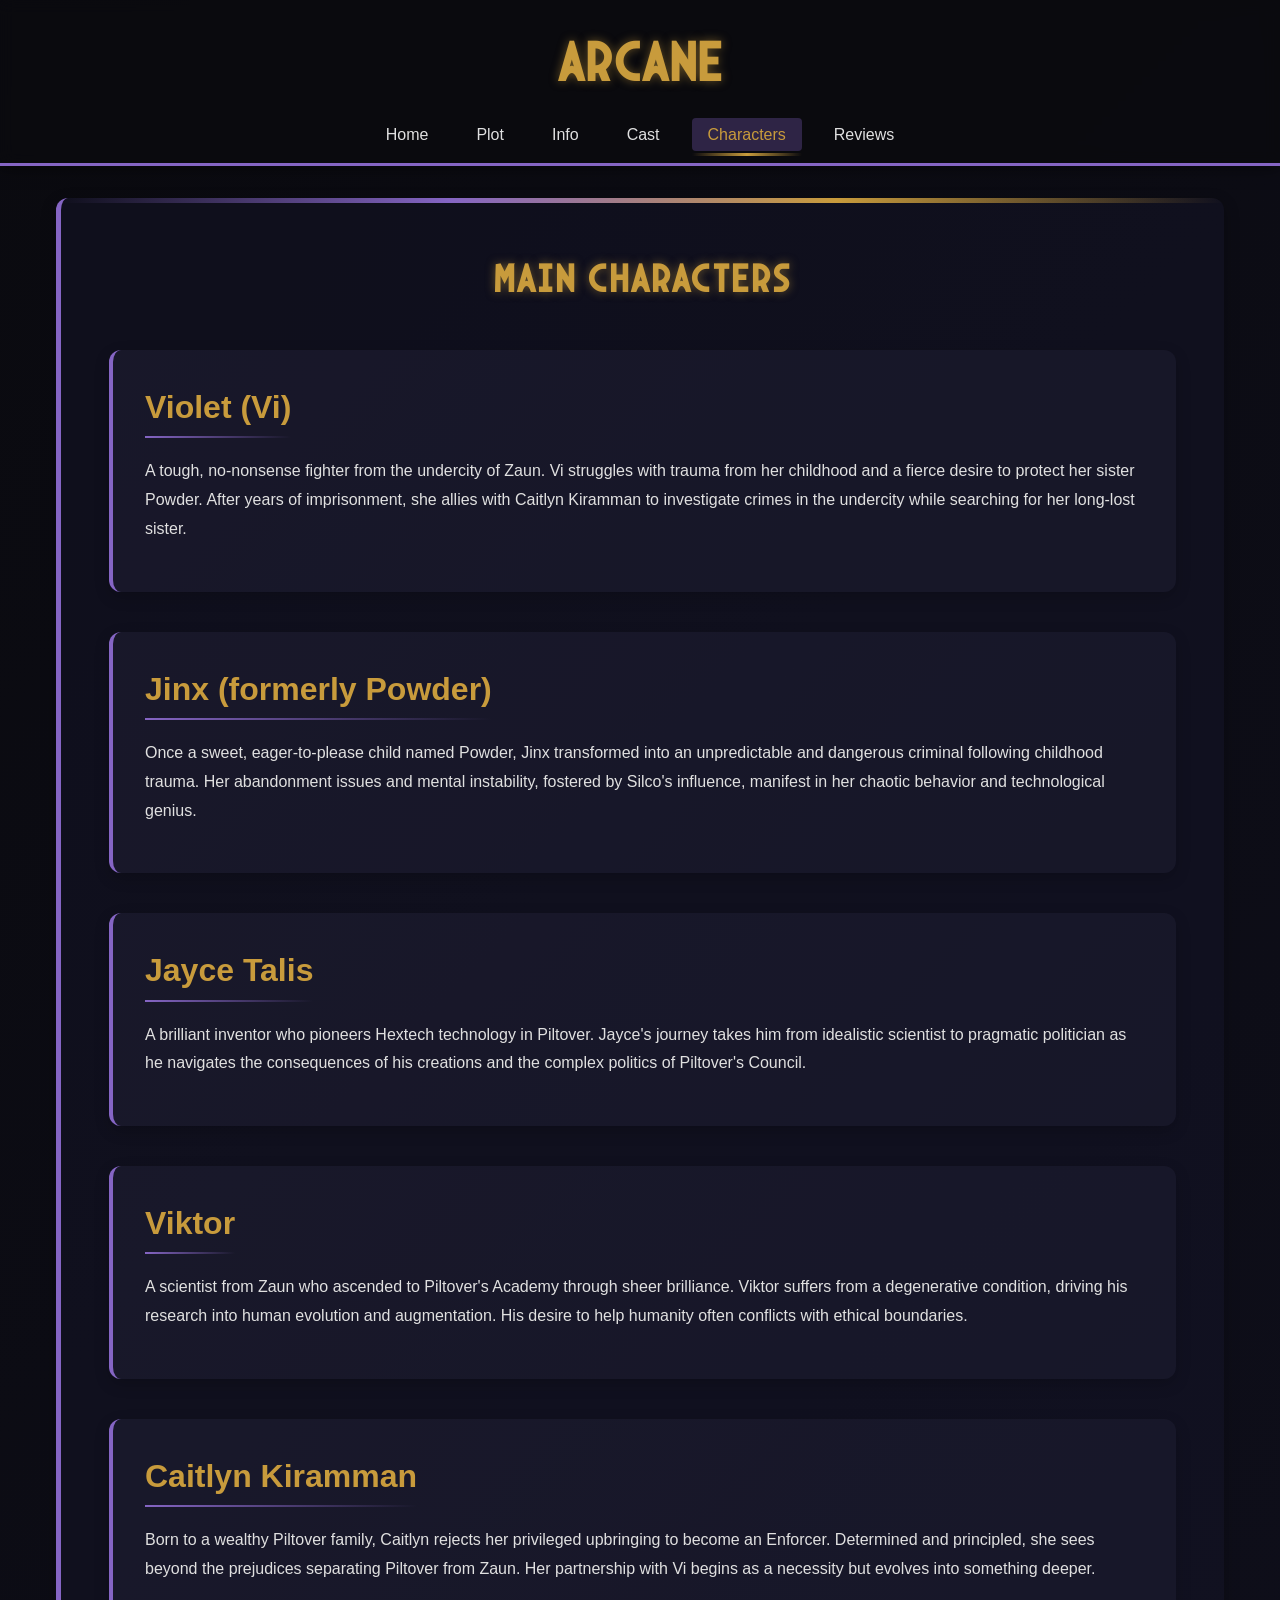
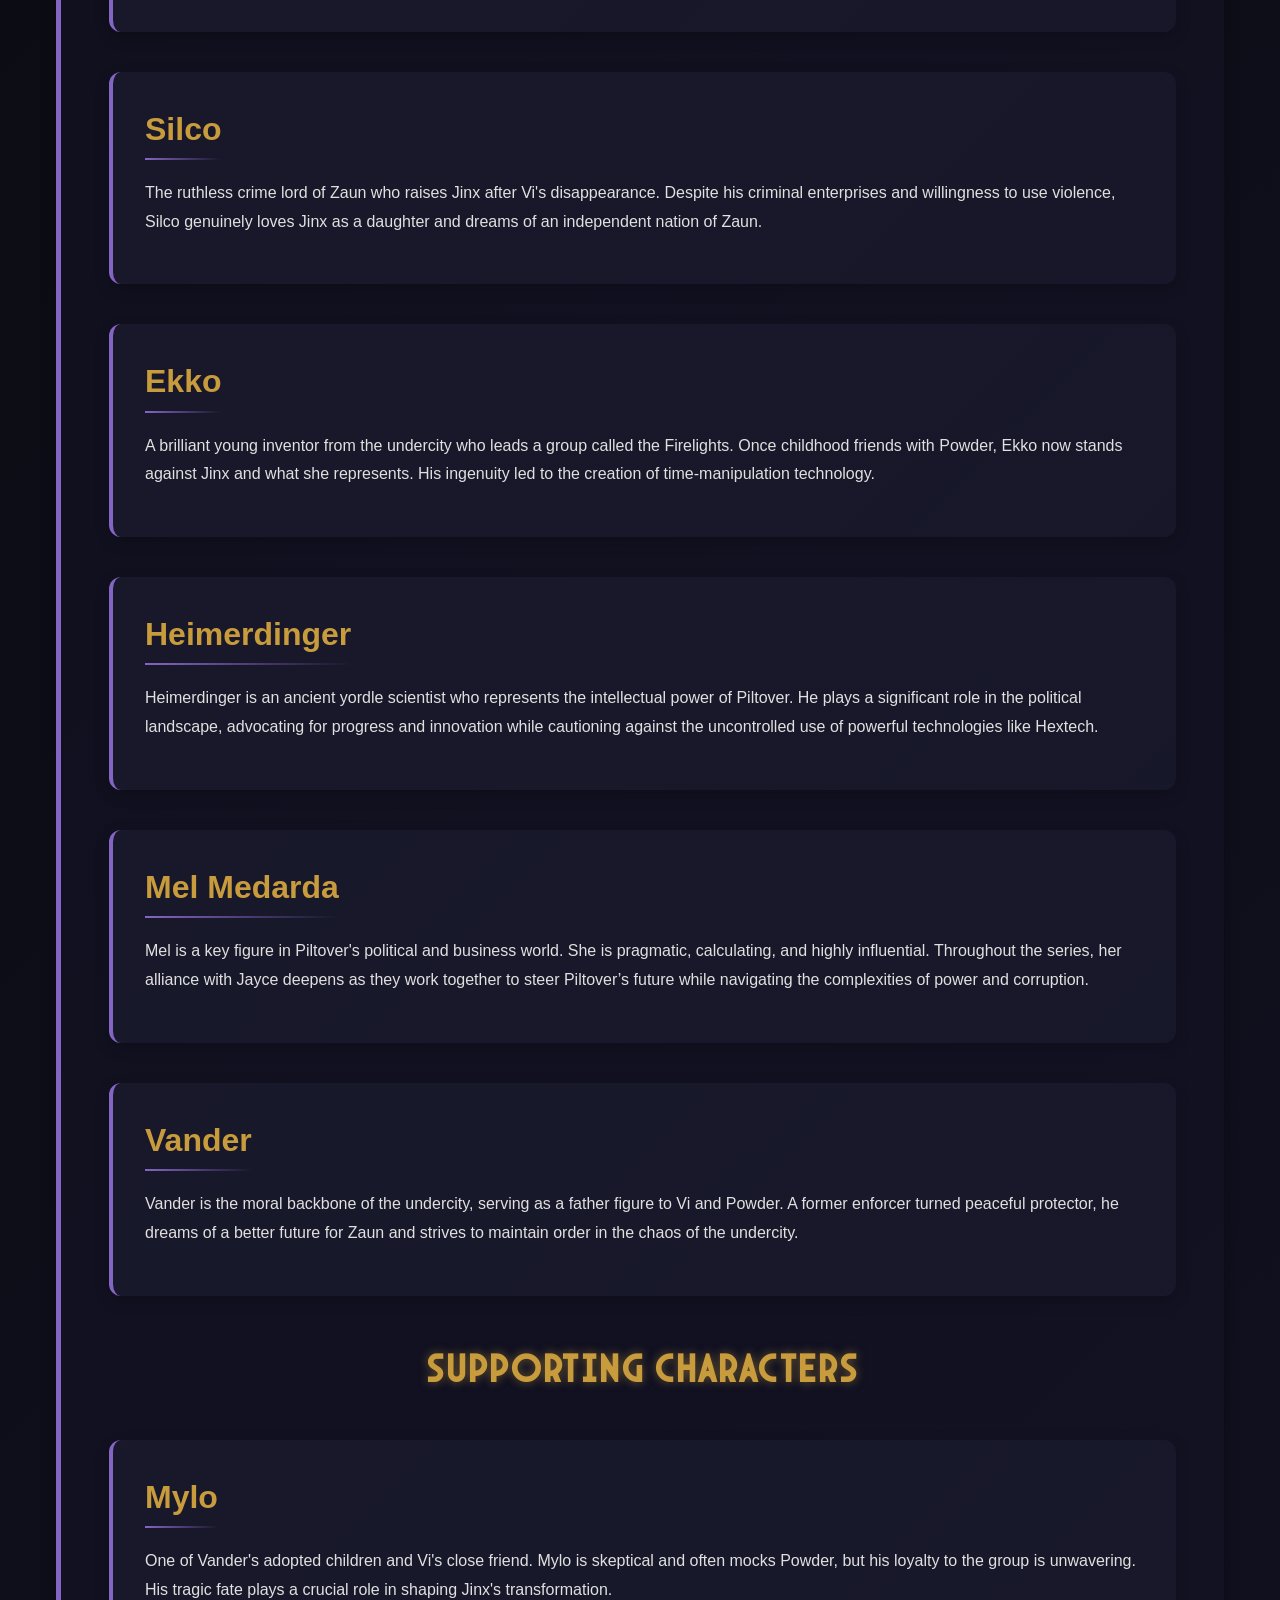
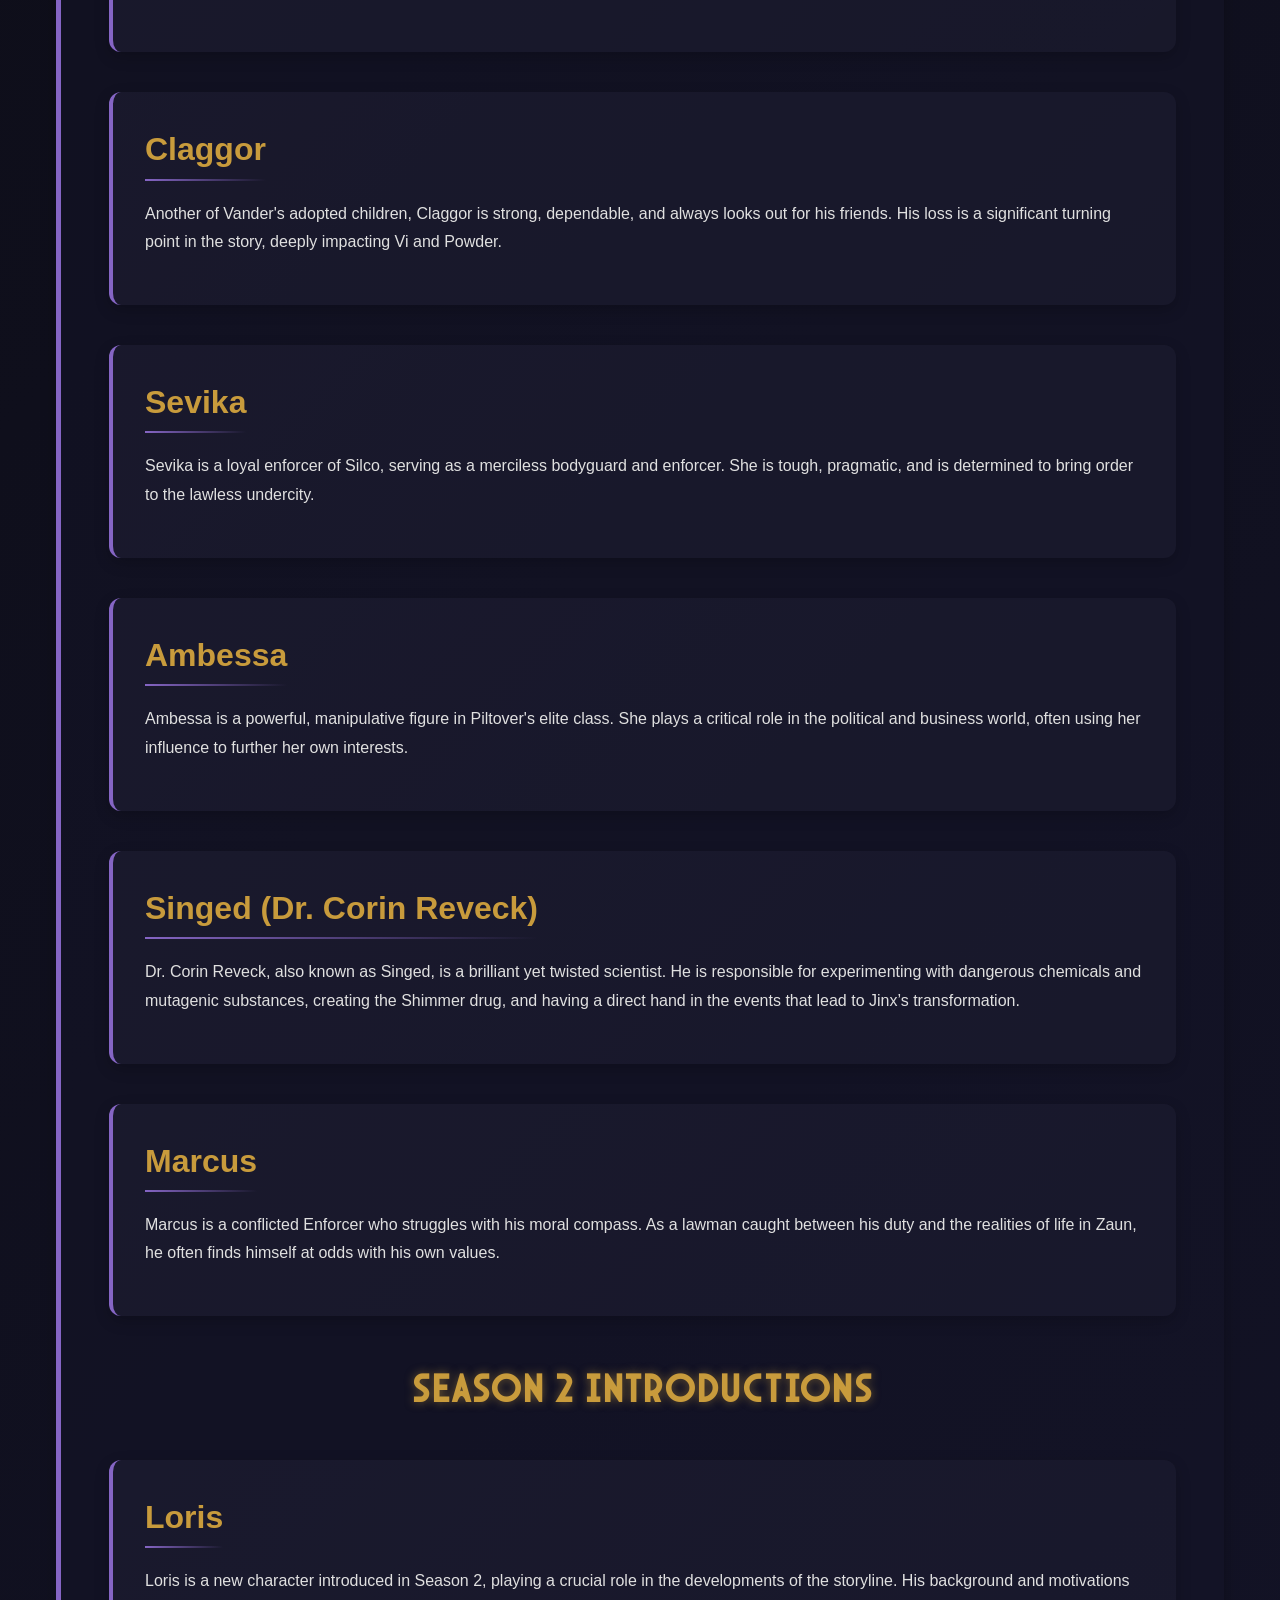
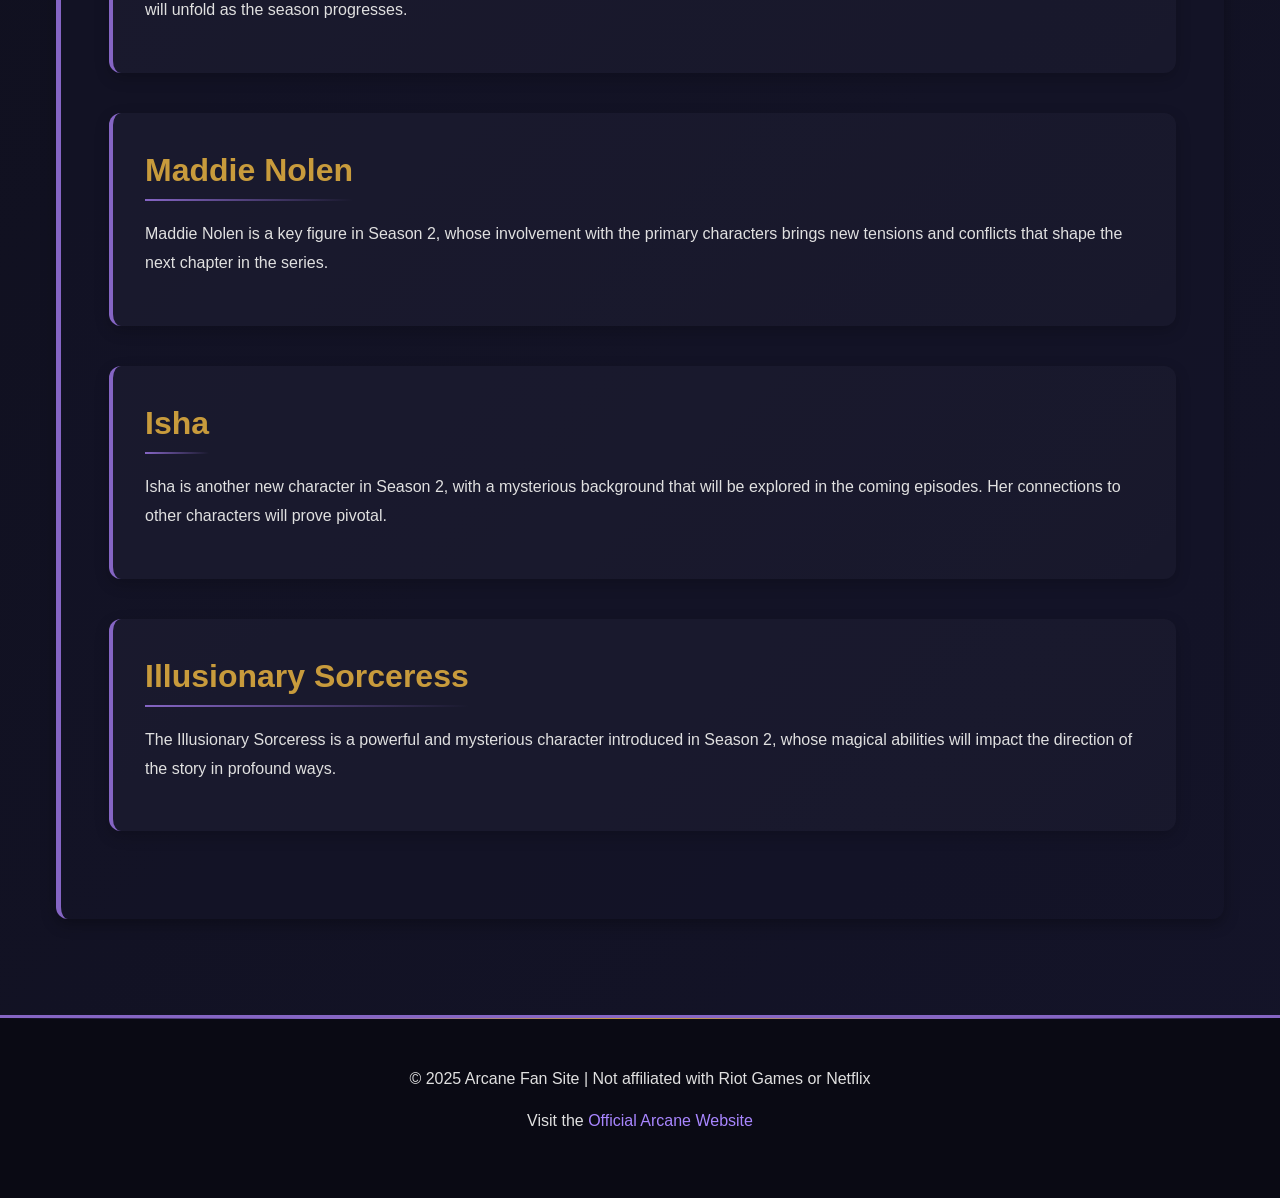
<file: Chapter 2 (with Bonus)/pages/characters.html>
<!DOCTYPE html>
<!-- 
    Arcane Characters Page 
    Comprehensive guide to all major and supporting characters from the series
-->
<html lang="en">
<head>
    <!-- Standard meta tags for character encoding and responsive design -->
    <meta charset="UTF-8">
    <meta name="viewport" content="width=device-width, initial-scale=1.0">

    <!-- Page title reflecting current section -->
    <title>Arcane | Characters</title>

    <!-- CSS stylesheet with relative path from subdirectory -->
    <link rel="stylesheet" href="../styles.css">
</head>
<body>
    <!-- Consistent header across all pages -->
    <header>
        <!-- Brand title with special styling class -->
        <h1 class="arcane-title">ARCANE</h1>

        <!-- Main navigation menu -->
        <nav>
            <ul>
                <!-- Note relative paths for subdirectory navigation -->
                <li><a href="../index.html">Home</a></li>
                <li><a href="plot.html">Plot</a></li>
                <li><a href="info.html">Info</a></li>
                <li><a href="cast.html">Cast</a></li>
                <!-- Active state for current page -->
                <li><a href="characters.html" class="active">Characters</a></li>
                <li><a href="reviews.html">Reviews</a></li>
            </ul>
        </nav>
    </header>

    <!-- Primary content container -->
    <main>
        <section class="content">
            <!-- Main section heading with consistent styling class -->
            <h2 class="arcane-title">Main Characters</h2>

            <!-- All character entries with semantic structure -->
            <div class="character">
                <h3>Violet (Vi)</h3>
                <div class="character-info">
                    <!-- Detailed character description for every character -->
                    <p>A tough, no-nonsense fighter from the undercity of Zaun. Vi struggles with trauma from her childhood and a fierce desire to protect her sister Powder. After years of imprisonment, she allies with Caitlyn Kiramman to investigate crimes in the undercity while searching for her long-lost sister.</p>
                </div>
            </div>
            
            <div class="character">
                <h3>Jinx (formerly Powder)</h3>
                <div class="character-info">
                    <p>Once a sweet, eager-to-please child named Powder, Jinx transformed into an unpredictable and dangerous criminal following childhood trauma. Her abandonment issues and mental instability, fostered by Silco's influence, manifest in her chaotic behavior and technological genius.</p>
                </div>
            </div>

            <div class="character">
                <h3>Jayce Talis</h3>
                <div class="character-info">
                    <p>A brilliant inventor who pioneers Hextech technology in Piltover. Jayce's journey takes him from idealistic scientist to pragmatic politician as he navigates the consequences of his creations and the complex politics of Piltover's Council.</p>
                </div>
            </div>
            
            <div class="character">
                <h3>Viktor</h3>
                <div class="character-info">
                    <p>A scientist from Zaun who ascended to Piltover's Academy through sheer brilliance. Viktor suffers from a degenerative condition, driving his research into human evolution and augmentation. His desire to help humanity often conflicts with ethical boundaries.</p>
                </div>
            </div>
            
            <div class="character">
                <h3>Caitlyn Kiramman</h3>
                <div class="character-info">
                    <p>Born to a wealthy Piltover family, Caitlyn rejects her privileged upbringing to become an Enforcer. Determined and principled, she sees beyond the prejudices separating Piltover from Zaun. Her partnership with Vi begins as a necessity but evolves into something deeper.</p>
                </div>
            </div>
            
            <div class="character">
                <h3>Silco</h3>
                <div class="character-info">
                    <p>The ruthless crime lord of Zaun who raises Jinx after Vi's disappearance. Despite his criminal enterprises and willingness to use violence, Silco genuinely loves Jinx as a daughter and dreams of an independent nation of Zaun.</p>
                </div>
            </div>

            <div class="character">
                <h3>Ekko</h3>
                <div class="character-info">
                    <p>A brilliant young inventor from the undercity who leads a group called the Firelights. Once childhood friends with Powder, Ekko now stands against Jinx and what she represents. His ingenuity led to the creation of time-manipulation technology.</p>
                </div>
            </div>

            <div class="character">
                <h3>Heimerdinger</h3>
                <div class="character-info">
                    <p>Heimerdinger is an ancient yordle scientist who represents the intellectual power of Piltover. He plays a significant role in the political landscape, advocating for progress and innovation while cautioning against the uncontrolled use of powerful technologies like Hextech.</p>
                </div>
            </div>

            <div class="character">
                <h3>Mel Medarda</h3>
                <div class="character-info">
                    <p>Mel is a key figure in Piltover's political and business world. She is pragmatic, calculating, and highly influential. Throughout the series, her alliance with Jayce deepens as they work together to steer Piltover’s future while navigating the complexities of power and corruption.</p>
                </div>
            </div>

            <div class="character">
                <h3>Vander</h3>
                <div class="character-info">
                    <p>Vander is the moral backbone of the undercity, serving as a father figure to Vi and Powder. A former enforcer turned peaceful protector, he dreams of a better future for Zaun and strives to maintain order in the chaos of the undercity.</p>
                </div>
            </div>

            <!-- Supporting characters section -->
            <h2 class="arcane-title">Supporting Characters</h2>

            <div class="character">
                <h3>Mylo</h3>
                <div class="character-info">
                    <p>One of Vander's adopted children and Vi's close friend. Mylo is skeptical and often mocks Powder, but his loyalty to the group is unwavering. His tragic fate plays a crucial role in shaping Jinx's transformation.</p>
                </div>
            </div>

            <div class="character">
                <h3>Claggor</h3>
                <div class="character-info">
                    <p>Another of Vander's adopted children, Claggor is strong, dependable, and always looks out for his friends. His loss is a significant turning point in the story, deeply impacting Vi and Powder.</p>
                </div>
            </div>

            <div class="character">
                <h3>Sevika</h3>
                <div class="character-info">
                    <p>Sevika is a loyal enforcer of Silco, serving as a merciless bodyguard and enforcer. She is tough, pragmatic, and is determined to bring order to the lawless undercity.</p>
                </div>
            </div>

            <div class="character">
                <h3>Ambessa</h3>
                <div class="character-info">
                    <p>Ambessa is a powerful, manipulative figure in Piltover's elite class. She plays a critical role in the political and business world, often using her influence to further her own interests.</p>
                </div>
            </div>

            <div class="character">
                <h3>Singed (Dr. Corin Reveck)</h3>
                <div class="character-info">
                    <p>Dr. Corin Reveck, also known as Singed, is a brilliant yet twisted scientist. He is responsible for experimenting with dangerous chemicals and mutagenic substances, creating the Shimmer drug, and having a direct hand in the events that lead to Jinx’s transformation.</p>
                </div>
            </div>

            <div class="character">
                <h3>Marcus</h3>
                <div class="character-info">
                    <p>Marcus is a conflicted Enforcer who struggles with his moral compass. As a lawman caught between his duty and the realities of life in Zaun, he often finds himself at odds with his own values.</p>
                </div>
            </div>
            
            <!-- Season 2 preview section -->
            <h2 class="arcane-title">Season 2 Introductions</h2>

            <div class="character">
                <h3>Loris</h3>
                <div class="character-info">
                    <p>Loris is a new character introduced in Season 2, playing a crucial role in the developments of the storyline. His background and motivations will unfold as the season progresses.</p>
                </div>
            </div>

            <div class="character">
                <h3>Maddie Nolen</h3>
                <div class="character-info">
                    <p>Maddie Nolen is a key figure in Season 2, whose involvement with the primary characters brings new tensions and conflicts that shape the next chapter in the series.</p>
                </div>
            </div>

            <div class="character">
                <h3>Isha</h3>
                <div class="character-info">
                    <p>Isha is another new character in Season 2, with a mysterious background that will be explored in the coming episodes. Her connections to other characters will prove pivotal.</p>
                </div>
            </div>
            
            <div class="character">
                <h3>Illusionary Sorceress</h3>
                <div class="character-info">
                    <p>The Illusionary Sorceress is a powerful and mysterious character introduced in Season 2, whose magical abilities will impact the direction of the story in profound ways.</p>
                </div>
            </div>

        </section>
    </main>

    <!-- Consistent footer across all pages -->
    <footer>
        <p>&copy; 2025 Arcane Fan Site | Not affiliated with Riot Games or Netflix</p>
        <p>Visit the <a href="https://arcane.com" target="_blank">Official Arcane Website</a></p>
    </footer>
</body>
</html>
</file>
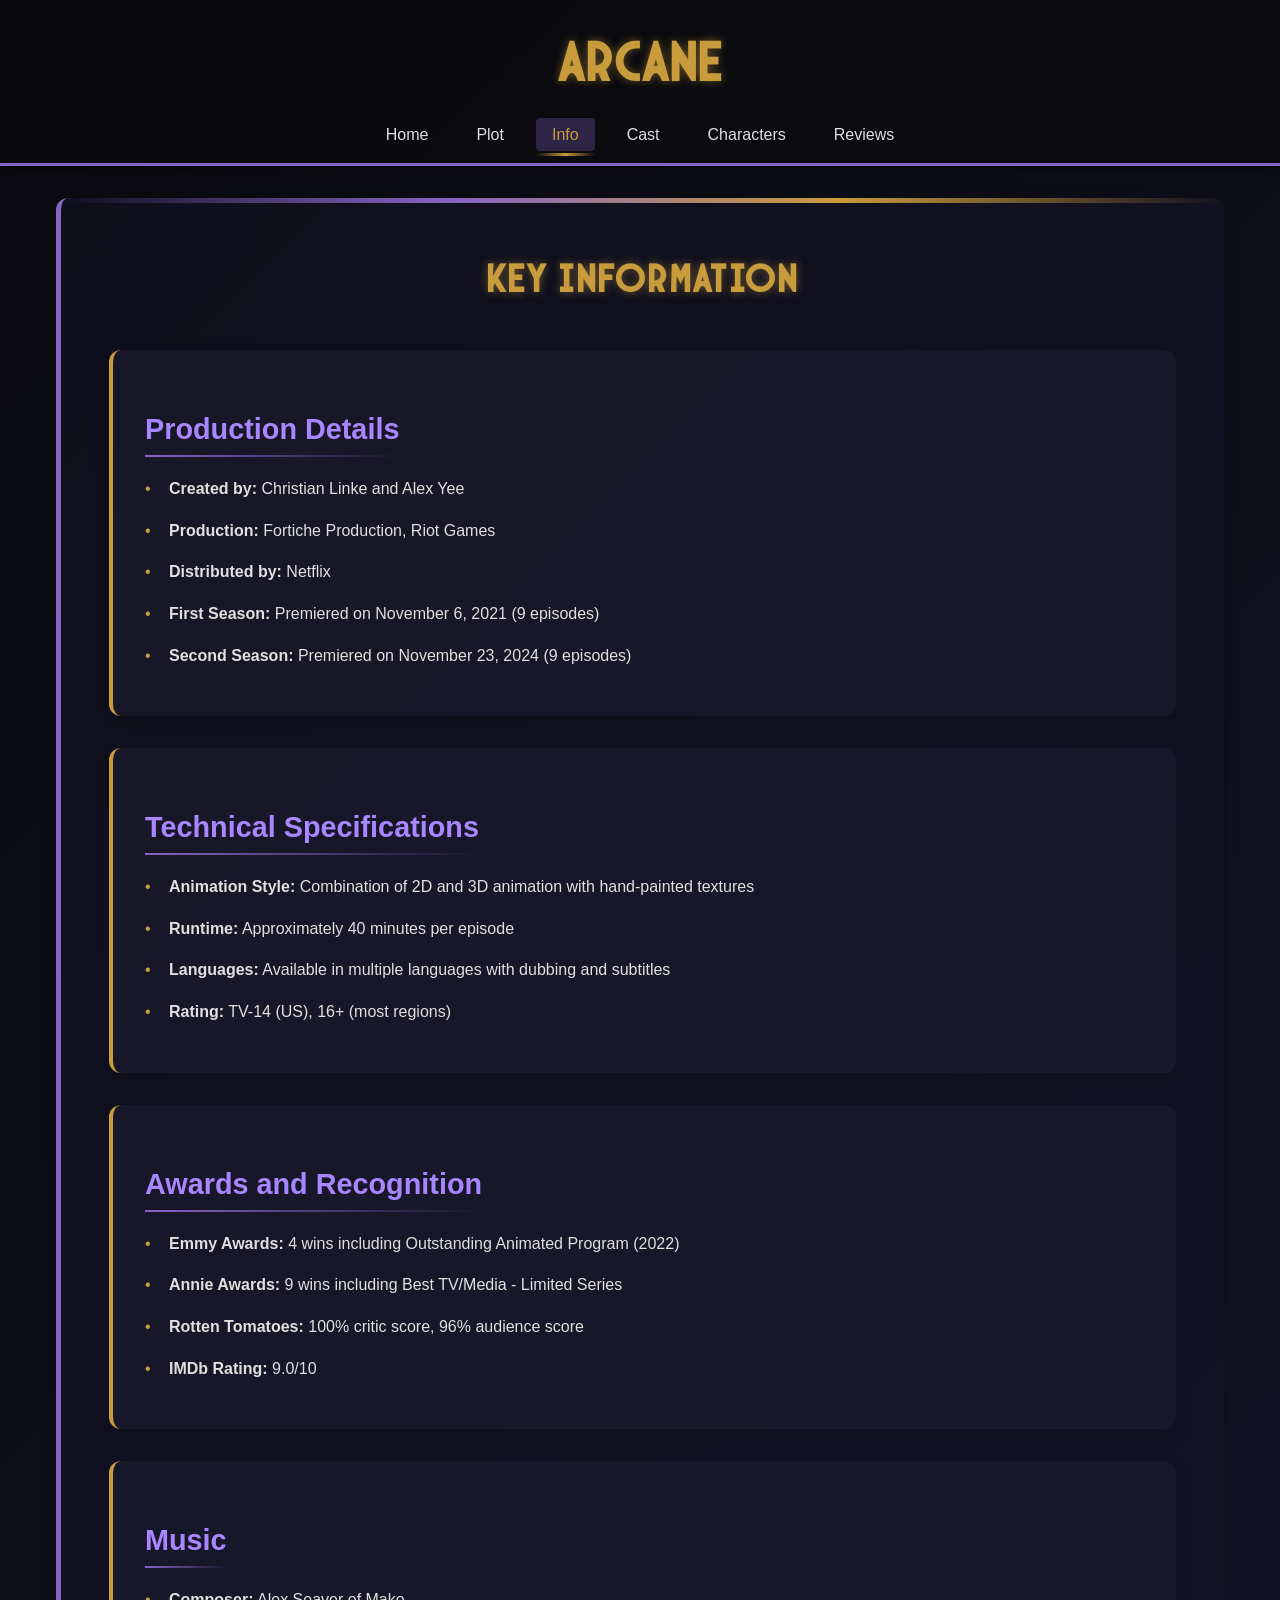
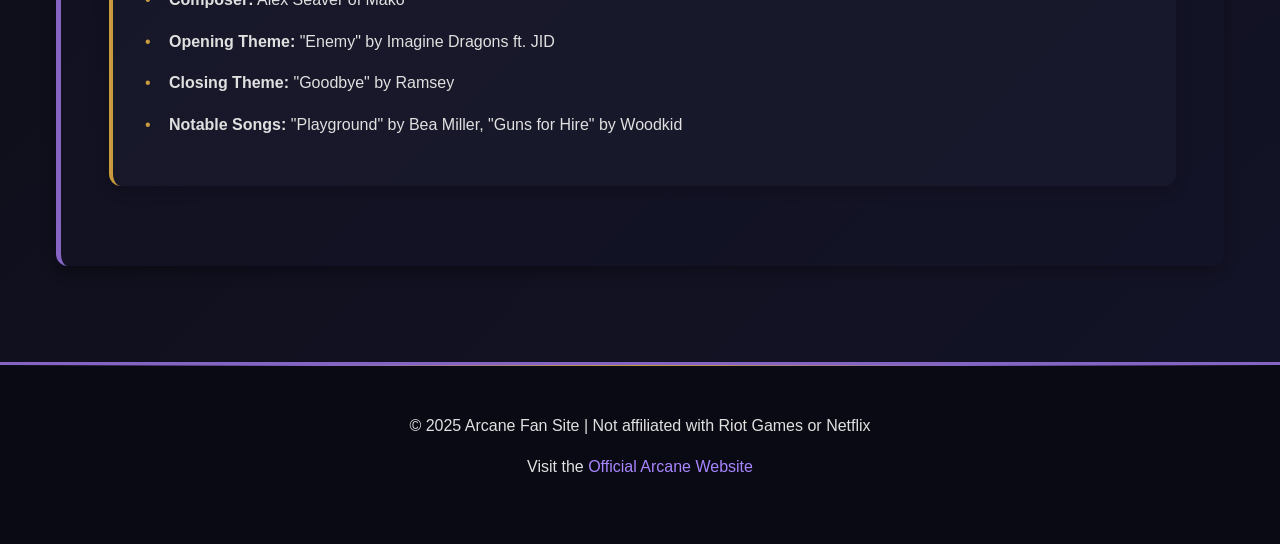
<file: Chapter 2 (with Bonus)/pages/info.html>
<!DOCTYPE html>
<!-- 
    Arcane Information Page
    Technical details, production information, and awards
-->
<html lang="en">
<head>
    <!-- Standard meta tags -->
    <meta charset="UTF-8">
    <meta name="viewport" content="width=device-width, initial-scale=1.0">

    <!-- Descriptive page title -->
    <title>Arcane | Info</title>

    <!-- CSS reference with proper relative path -->
    <link rel="stylesheet" href="../styles.css">
</head>
<body>
    <!-- Site header with navigation -->
    <header>
        <h1 class="arcane-title">ARCANE</h1>
        <nav>
            <ul>
                <li><a href="../index.html">Home</a></li>
                <li><a href="plot.html">Plot</a></li>
                <!-- Active page indicator -->
                <li><a href="info.html" class="active">Info</a></li>
                <li><a href="cast.html">Cast</a></li>
                <li><a href="characters.html">Characters</a></li>
                <li><a href="reviews.html">Reviews</a></li>
            </ul>
        </nav>
    </header>

    <!-- Main content area -->
    <main>
        <section class="content">
            <h2 class="arcane-title">Key Information</h2>
            
            <!-- Production details card -->
            <div class="info-card">
                <h3>Production Details</h3>
                <ul>
                    <li><strong>Created by:</strong> Christian Linke and Alex Yee</li>
                    <li><strong>Production:</strong> Fortiche Production, Riot Games</li>
                    <li><strong>Distributed by:</strong> Netflix</li>
                    <li><strong>First Season:</strong> Premiered on November 6, 2021 (9 episodes)</li>
                    <li><strong>Second Season:</strong> Premiered on November 23, 2024 (9 episodes)</li>
                </ul>
            </div>
            
            <div class="info-card">
                <!-- Technical specifications card -->
                <h3>Technical Specifications</h3>
                <ul>
                    <li><strong>Animation Style:</strong> Combination of 2D and 3D animation with hand-painted textures</li>
                    <li><strong>Runtime:</strong> Approximately 40 minutes per episode</li>
                    <li><strong>Languages:</strong> Available in multiple languages with dubbing and subtitles</li>
                    <li><strong>Rating:</strong> TV-14 (US), 16+ (most regions)</li>
                </ul>
            </div>
            
            <div class="info-card">
                <h3>Awards and Recognition</h3>
                <ul>
                    <li><strong>Emmy Awards:</strong> 4 wins including Outstanding Animated Program (2022)</li>
                    <li><strong>Annie Awards:</strong> 9 wins including Best TV/Media - Limited Series</li>
                    <li><strong>Rotten Tomatoes:</strong> 100% critic score, 96% audience score</li>
                    <li><strong>IMDb Rating:</strong> 9.0/10</li>
                </ul>
            </div>
            
            <div class="info-card">
                <h3>Music</h3>
                <ul>
                    <li><strong>Composer:</strong> Alex Seaver of Mako</li>
                    <li><strong>Opening Theme:</strong> "Enemy" by Imagine Dragons ft. JID</li>
                    <li><strong>Closing Theme:</strong> "Goodbye" by Ramsey</li>
                    <li><strong>Notable Songs:</strong> "Playground" by Bea Miller, "Guns for Hire" by Woodkid</li>
                </ul>
            </div>
        </section>
    </main>

    <!-- Standard footer -->
    <footer>
        <p>&copy; 2025 Arcane Fan Site | Not affiliated with Riot Games or Netflix</p>
        <p>Visit the <a href="https://arcane.com" target="_blank">Official Arcane Website</a></p>
    </footer>
</body>
</html>
</file>
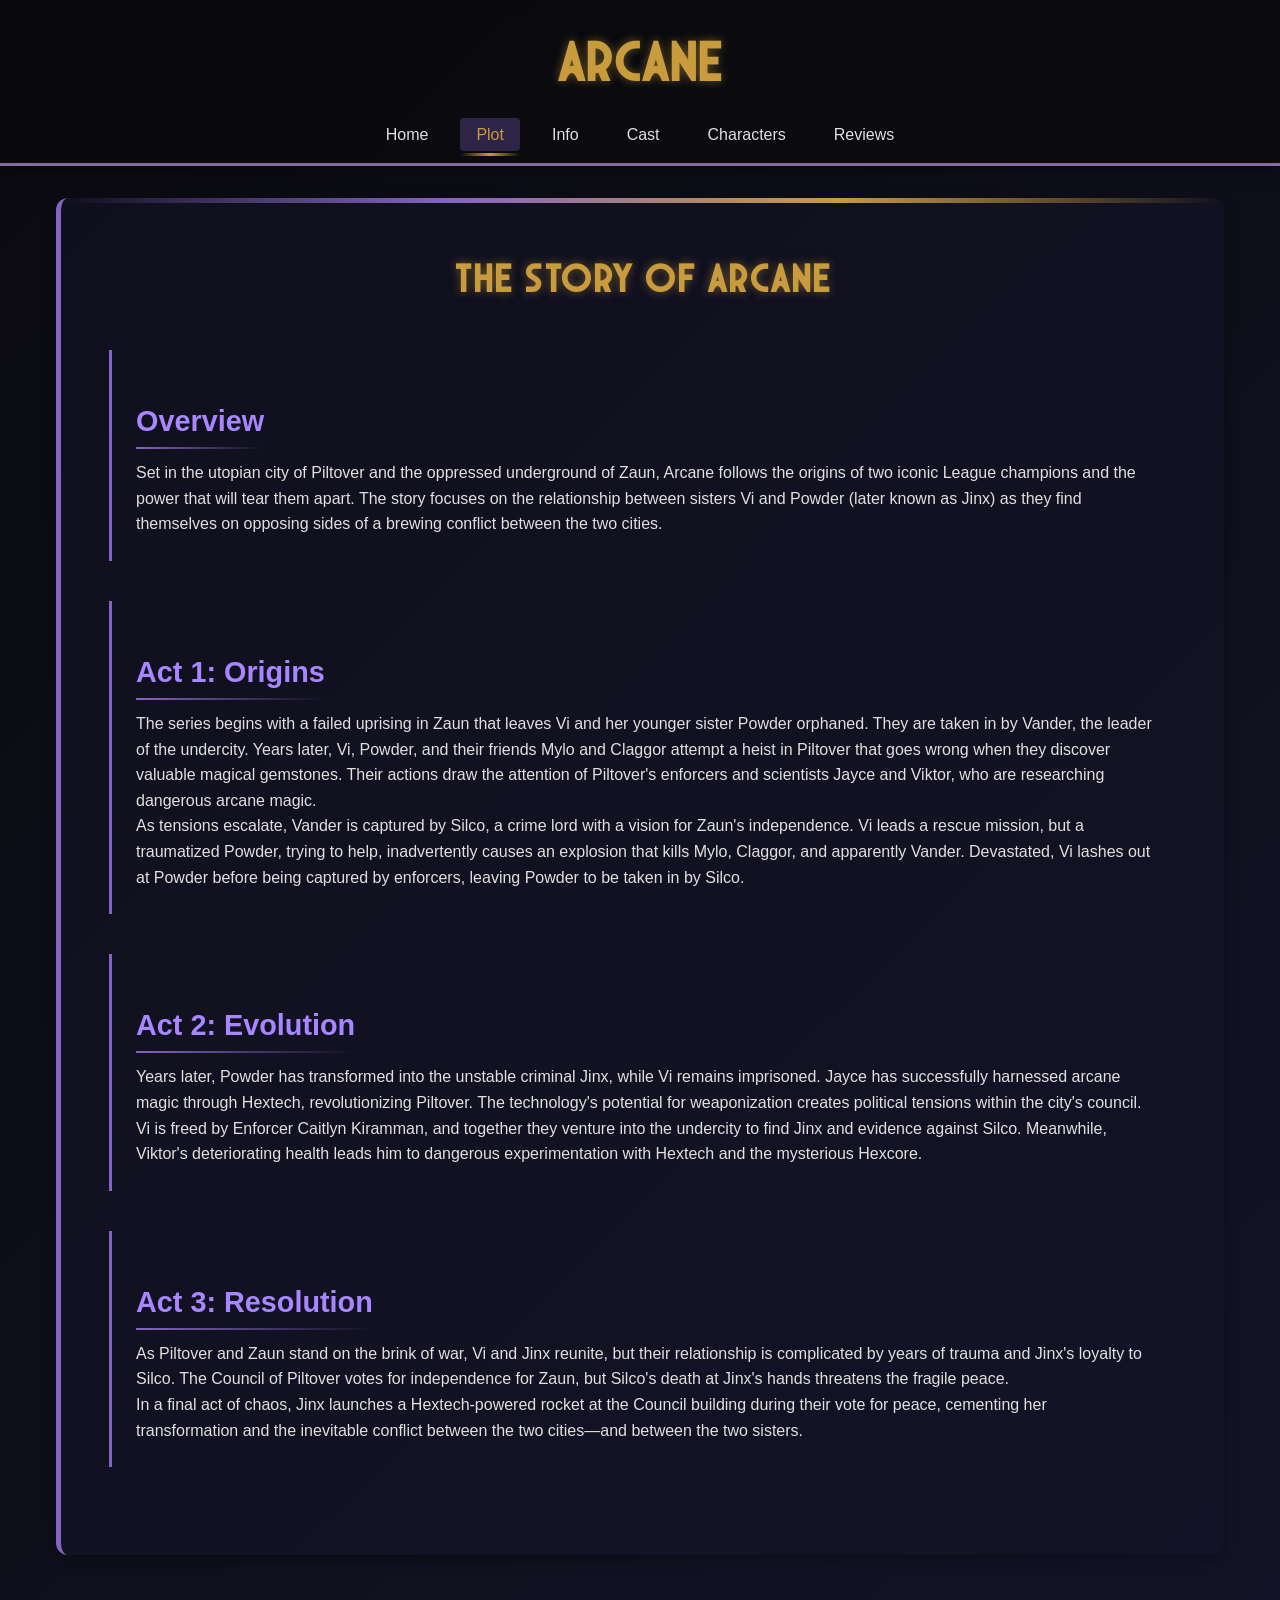
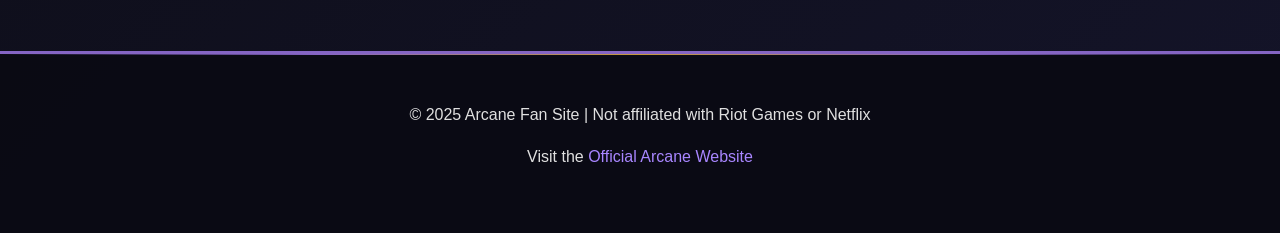
<file: Chapter 2 (with Bonus)/pages/plot.html>
<!DOCTYPE html>
<!-- 
    Arcane Plot Summary Page
    Detailed breakdown of the story by acts with spoiler warnings
-->
<html lang="en">
<head>
    <!-- Essential meta tags -->
    <meta charset="UTF-8">
    <meta name="viewport" content="width=device-width, initial-scale=1.0">
    <title>Arcane | Plot</title>
    <!-- CSS stylesheet reference -->
    <link rel="stylesheet" href="../styles.css">
</head>
<body>
    <!-- Consistent header -->
    <header>
        <h1 class="arcane-title">ARCANE</h1>
        <nav>
            <ul>
                <li><a href="../index.html">Home</a></li>
                <!-- Current page indicator -->
                <li><a href="plot.html" class="active">Plot</a></li>
                <li><a href="info.html">Info</a></li>
                <li><a href="cast.html">Cast</a></li>
                <li><a href="characters.html">Characters</a></li>
                <li><a href="reviews.html">Reviews</a></li>
            </ul>
        </nav>
    </header>

    <!-- Main plot content -->
    <main>
        <section class="content">
            <h2 class="arcane-title">The Story of Arcane</h2>
            
            <!-- General plot overview -->
            <div class="plot-summary">
                <h3>Overview</h3>
                <p>Set in the utopian city of Piltover and the oppressed underground of Zaun, Arcane follows the origins of two iconic League champions and the power that will tear them apart. The story focuses on the relationship between sisters Vi and Powder (later known as Jinx) as they find themselves on opposing sides of a brewing conflict between the two cities.</p>
            </div>
            
            <!-- Act-by-act breakdown -->
            <div class="plot-act">
                <h3>Act 1: Origins</h3>
                <p>The series begins with a failed uprising in Zaun that leaves Vi and her younger sister Powder orphaned. They are taken in by Vander, the leader of the undercity. Years later, Vi, Powder, and their friends Mylo and Claggor attempt a heist in Piltover that goes wrong when they discover valuable magical gemstones. Their actions draw the attention of Piltover's enforcers and scientists Jayce and Viktor, who are researching dangerous arcane magic.</p>
                
                <p>As tensions escalate, Vander is captured by Silco, a crime lord with a vision for Zaun's independence. Vi leads a rescue mission, but a traumatized Powder, trying to help, inadvertently causes an explosion that kills Mylo, Claggor, and apparently Vander. Devastated, Vi lashes out at Powder before being captured by enforcers, leaving Powder to be taken in by Silco.</p>
            </div>
            
            <div class="plot-act">
                <h3>Act 2: Evolution</h3>
                <p>Years later, Powder has transformed into the unstable criminal Jinx, while Vi remains imprisoned. Jayce has successfully harnessed arcane magic through Hextech, revolutionizing Piltover. The technology's potential for weaponization creates political tensions within the city's council.</p>
                
                <p>Vi is freed by Enforcer Caitlyn Kiramman, and together they venture into the undercity to find Jinx and evidence against Silco. Meanwhile, Viktor's deteriorating health leads him to dangerous experimentation with Hextech and the mysterious Hexcore.</p>
            </div>
            
            <div class="plot-act">
                <h3>Act 3: Resolution</h3>
                <p>As Piltover and Zaun stand on the brink of war, Vi and Jinx reunite, but their relationship is complicated by years of trauma and Jinx's loyalty to Silco. The Council of Piltover votes for independence for Zaun, but Silco's death at Jinx's hands threatens the fragile peace.</p>
                
                <p>In a final act of chaos, Jinx launches a Hextech-powered rocket at the Council building during their vote for peace, cementing her transformation and the inevitable conflict between the two cities—and between the two sisters.</p>
            </div>
        </section>
    </main>

     <!-- Standard footer -->
    <footer>
        <p>&copy; 2025 Arcane Fan Site | Not affiliated with Riot Games or Netflix</p>
        <p>Visit the <a href="https://arcane.com" target="_blank">Official Arcane Website</a></p>
    </footer>
</body>
</html>
</file>
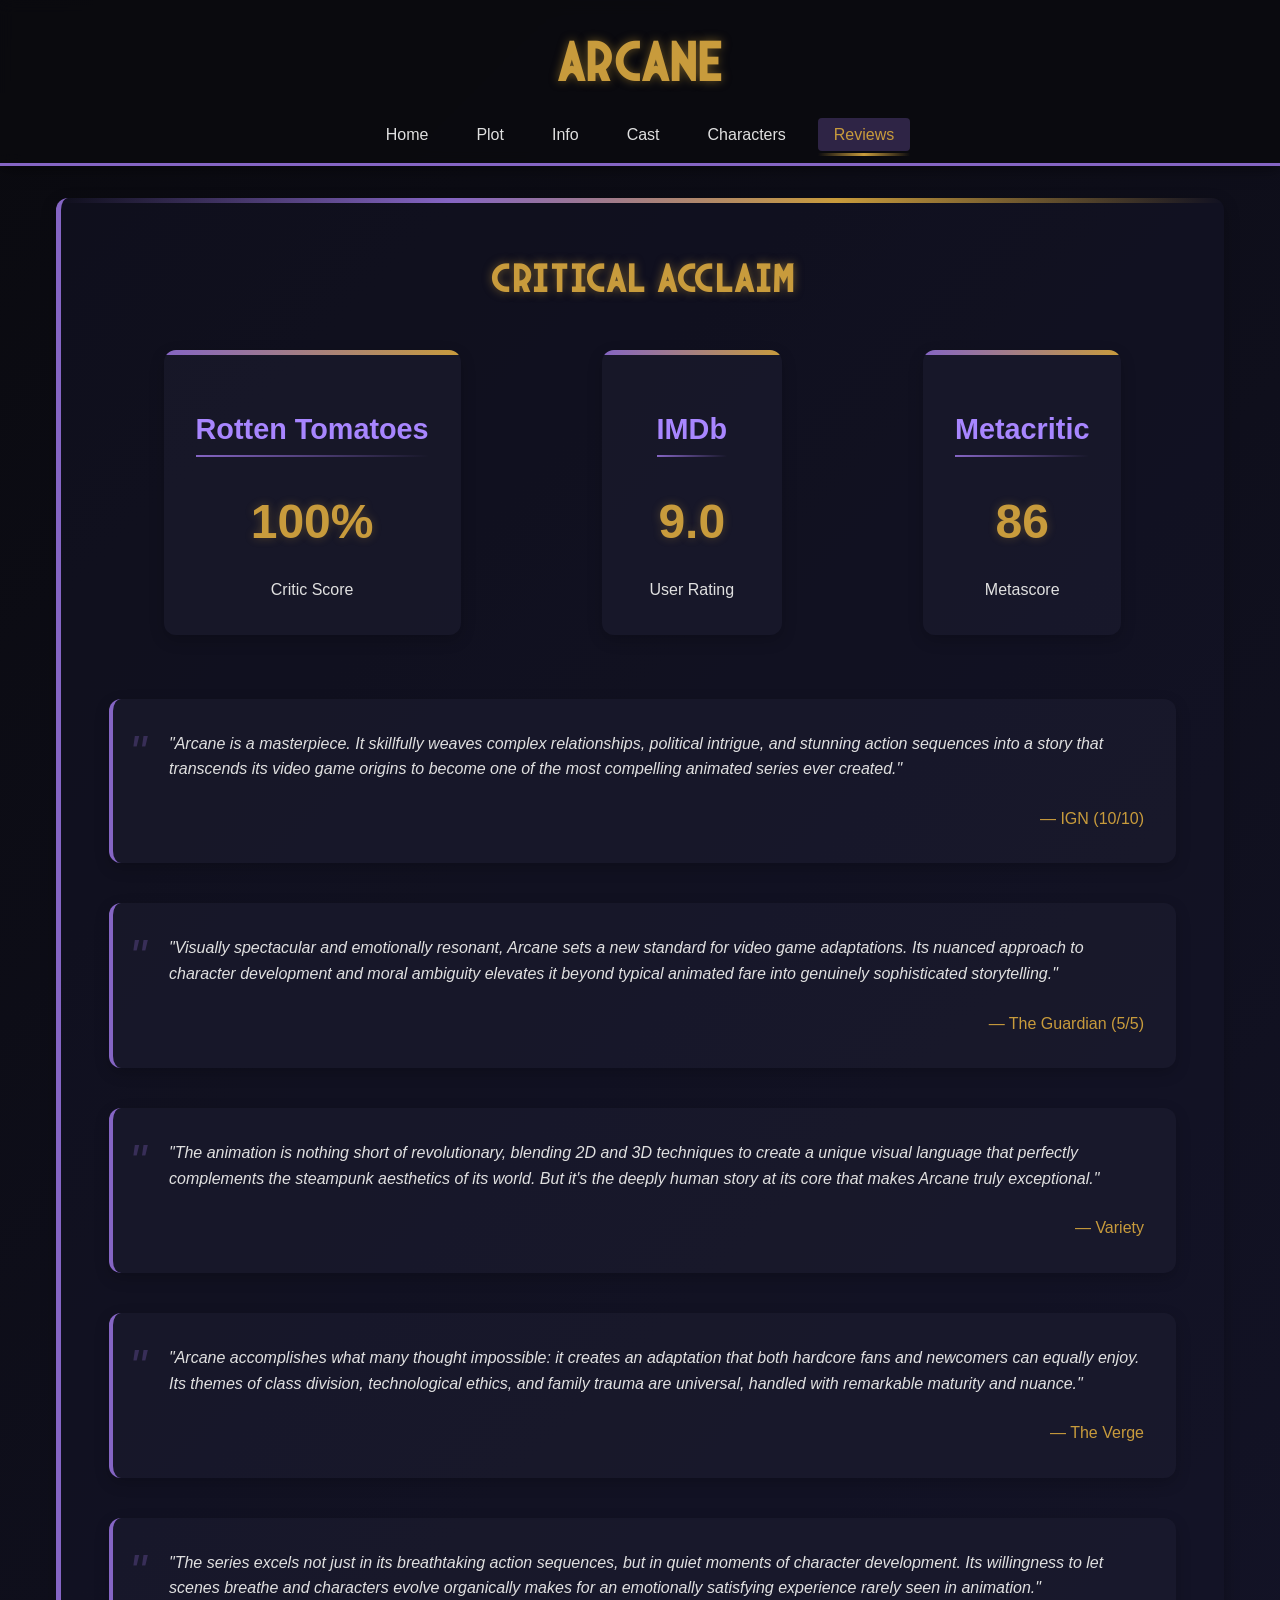
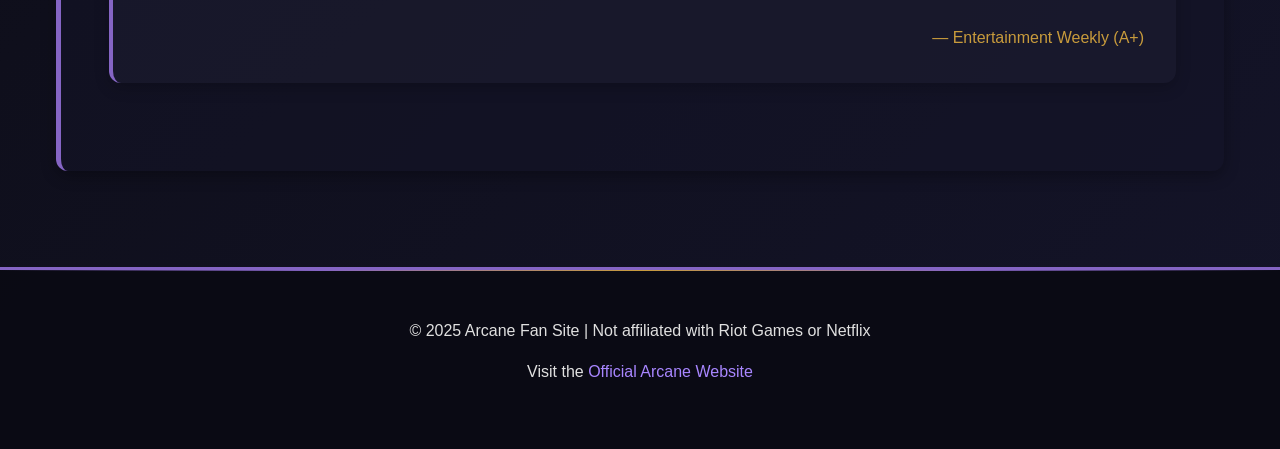
<file: Chapter 2 (with Bonus)/pages/reviews.html>
<!DOCTYPE html>
<!-- 
    Arcane Reviews Page
    Critical reception and audience ratings compilation
-->
<html lang="en">
<head>
    <!-- Required meta tags -->
    <meta charset="UTF-8">
    <meta name="viewport" content="width=device-width, initial-scale=1.0">
    <title>Arcane | Reviews</title>
    <!-- CSS reference -->
    <link rel="stylesheet" href="../styles.css">
</head>
<body>
     <!-- Site header -->
    <header>
        <h1 class="arcane-title">ARCANE</h1>
        <nav>
            <ul>
                <li><a href="../index.html">Home</a></li>
                <li><a href="plot.html">Plot</a></li>
                <li><a href="info.html">Info</a></li>
                <li><a href="cast.html">Cast</a></li>
                <li><a href="characters.html">Characters</a></li>
                <!-- Current page indicator -->
                <li><a href="reviews.html" class="active">Reviews</a></li>
            </ul>
        </nav>
    </header>

    <!-- Review content -->
    <main>
        <section class="content">
            <h2 class="arcane-title">Critical Acclaim</h2>
            
             <!-- Rating score display -->
            <div class="ratings">
                <div class="rating-item">
                    <h3>Rotten Tomatoes</h3>
                    <div class="rating-score">100%</div>
                    <p>Critic Score</p>
                </div>
                <div class="rating-item">
                    <h3>IMDb</h3>
                    <div class="rating-score">9.0</div>
                    <p>User Rating</p>
                </div>
                <div class="rating-item">
                    <h3>Metacritic</h3>
                    <div class="rating-score">86</div>
                    <p>Metascore</p>
                </div>
            </div>
            
            <!-- Review excerpts -->
            <div class="review-container">
                <div class="review">
                    <blockquote>
                        "Arcane is a masterpiece. It skillfully weaves complex relationships, political intrigue, and stunning action sequences into a story that transcends its video game origins to become one of the most compelling animated series ever created."
                    </blockquote>
                    <cite>— IGN (10/10)</cite>
                </div>
                
                <div class="review">
                    <blockquote>
                        "Visually spectacular and emotionally resonant, Arcane sets a new standard for video game adaptations. Its nuanced approach to character development and moral ambiguity elevates it beyond typical animated fare into genuinely sophisticated storytelling."
                    </blockquote>
                    <cite>— The Guardian (5/5)</cite>
                </div>
                
                <div class="review">
                    <blockquote>
                        "The animation is nothing short of revolutionary, blending 2D and 3D techniques to create a unique visual language that perfectly complements the steampunk aesthetics of its world. But it's the deeply human story at its core that makes Arcane truly exceptional."
                    </blockquote>
                    <cite>— Variety</cite>
                </div>
                
                <div class="review">
                    <blockquote>
                        "Arcane accomplishes what many thought impossible: it creates an adaptation that both hardcore fans and newcomers can equally enjoy. Its themes of class division, technological ethics, and family trauma are universal, handled with remarkable maturity and nuance."
                    </blockquote>
                    <cite>— The Verge</cite>
                </div>
                
                <div class="review">
                    <blockquote>
                        "The series excels not just in its breathtaking action sequences, but in quiet moments of character development. Its willingness to let scenes breathe and characters evolve organically makes for an emotionally satisfying experience rarely seen in animation."
                    </blockquote>
                    <cite>— Entertainment Weekly (A+)</cite>
                </div>
            </div>
        </section>
    </main>

     <!-- Standard footer -->
    <footer>
        <p>&copy; 2025 Arcane Fan Site | Not affiliated with Riot Games or Netflix</p>
        <p>Visit the <a href="https://arcane.com" target="_blank">Official Arcane Website</a></p>
    </footer>
</body>
</html>
</file>
<file: Chapter 2 (with Bonus)/styles.css>
/* ==================== */
/* CUSTOM FONT INTEGRATION */
/* ==================== */
@font-face {
    font-family: 'Arcane';
    src: url('fonts/Arcane Nine.otf') format('opentype');
    font-weight: normal;
    font-style: normal;
}

/* ==================== */
/* CSS VARIABLE DEFINITIONS */
/* ==================== */
:root {
    /* Primary color palette */
    --primary: #8565c4;
    --primary-dark: #5a4289;
    --primary-light: #a886ff;
    
    /* Accent/gold colors */
    --accent: #c89b3c;
    --accent-dark: #a07b28;
    --accent-light: #e6c071;
    
    /* Neutral colors */
    --dark: #0a0a0f;
    --dark-blue: #141429;
    --light: #e0e0e0;
    --gray: rgba(30, 30, 50, 0.5);
    
    /* Animation properties */
    --transition: all 0.3s ease;
}

/* ==================== */
/* GLOBAL RESETS & BASE STYLES */
/* ==================== */
* {
    margin: 0;
    padding: 0;
    box-sizing: border-box;
}

html {
    scroll-behavior: smooth;
}

body {
    font-family: 'Segoe UI', Tahoma, Geneva, Verdana, sans-serif;
    line-height: 1.6;
    color: var(--light);
    background: linear-gradient(135deg, var(--dark) 0%, var(--dark-blue) 100%);
    min-height: 100vh;
    position: relative;
    overflow-x: hidden;
}

/* ==================== */
/* CUSTOM SCROLLBAR STYLING */
/* ==================== */
::-webkit-scrollbar {
    width: 10px;
}

::-webkit-scrollbar-track {
    background: var(--dark);
}

::-webkit-scrollbar-thumb {
    background: var(--primary-dark);
    border-radius: 5px;
}

::-webkit-scrollbar-thumb:hover {
    background: var(--primary);
}

/* ==================== */
/* TYPOGRAPHY & TEXT EFFECTS */
/* ==================== */
.arcane-title {
    font-family: 'Arcane', 'Arial', sans-serif;
    letter-spacing: 2px;
    color: var(--accent);
    text-shadow: 0 0 10px rgba(200, 155, 60, 0.5);
    transition: var(--transition);
}

h1.arcane-title:hover {
    text-shadow: 0 0 15px rgba(200, 155, 60, 0.8);
    transform: scale(1.02);
}

.shimmer {
    position: relative;
    overflow: hidden;
}

.shimmer::after {
    content: '';
    position: absolute;
    top: 0;
    left: -100%;
    width: 100%;
    height: 100%;
    background: linear-gradient(90deg, transparent, rgba(255, 255, 255, 0.2), transparent);
    animation: shimmer 3s infinite;
}

@keyframes shimmer {
    100% {
        left: 100%;
    }
}

/* Glowing animation effect - KEPT because used in nav a.active::after */
.glow {
    box-shadow: 0 0 10px var(--primary-light);
    animation: glow 2s infinite alternate;
}

@keyframes glow {
    from {
        box-shadow: 0 0 5px var(--primary-light);
    }
    to {
        box-shadow: 0 0 15px var(--primary-light), 0 0 20px var(--accent-light);
    }
}

/* ==================== */
/* HEADER & NAVIGATION */
/* ==================== */
header {
    background: rgba(10, 10, 15, 0.9);
    backdrop-filter: blur(8px);
    padding: 1rem;
    border-bottom: 3px solid var(--primary);
    position: sticky;
    top: 0;
    z-index: 100;
    box-shadow: 0 2px 15px rgba(0, 0, 0, 0.5);
}

header h1 {
    text-align: center;
    font-size: 3.5rem;
    margin-bottom: 1rem;
}

nav {
    position: relative;
}

nav ul {
    display: flex;
    justify-content: center;
    list-style: none;
    gap: 1rem;
    flex-wrap: wrap;
}

nav a {
    color: var(--light);
    text-decoration: none;
    padding: 0.5rem 1rem;
    border-radius: 4px;
    transition: var(--transition);
    font-weight: 500;
    position: relative;
}

nav a:hover {
    background-color: rgba(133, 101, 196, 0.2);
    color: var(--accent);
    transform: translateY(-2px);
}

nav a.active {
    background-color: rgba(133, 101, 196, 0.3);
    color: var(--accent);
}

nav a.active::after {
    content: '';
    position: absolute;
    bottom: -5px;
    left: 0;
    width: 100%;
    height: 3px;
    background: linear-gradient(90deg, transparent, var(--accent), transparent);
    animation: glow 2s infinite alternate;
}

/* ==================== */
/* MAIN CONTENT LAYOUT */
/* ==================== */
main {
    max-width: 1200px;
    margin: 0 auto;
    padding: 2rem 1rem;
}

/* ==================== */
/* HERO SECTION STYLES */
/* ==================== */
.hero {
    position: relative;
    color: white;
    text-align: center;
    padding: 10rem 2rem;
    margin-bottom: 3rem;
    border-radius: 12px;
    overflow: hidden;
    box-shadow: 0 5px 25px rgba(0, 0, 0, 0.5);
}

.hero::before {
    content: '';
    position: absolute;
    top: 0;
    left: 0;
    width: 100%;
    height: 100%;
    background-image: linear-gradient(rgba(0, 0, 0, 0.7), rgba(0, 0, 0, 0.7));
    background-size: cover;
    background-position: center;
    z-index: -1;
    filter: saturate(1.3);
}

.hero-content {
    max-width: 800px;
    margin: 0 auto;
    position: relative;
    z-index: 1;
}

.hero-content h2 {
    font-size: 3rem;
    margin-bottom: 1.5rem;
}

.hero-content p {
    font-size: 1.3rem;
    margin-bottom: 2.5rem;
    max-width: 700px;
    margin-left: auto;
    margin-right: auto;
}

/* ==================== */
/* BUTTON STYLES */
/* ==================== */
.button {
    display: inline-block;
    background-color: var(--accent);
    color: var(--dark);
    padding: 1rem 2rem;
    border-radius: 50px;
    text-decoration: none;
    font-weight: bold;
    transition: var(--transition);
    border: 2px solid var(--accent);
    position: relative;
    overflow: hidden;
    z-index: 1;
}

.button::before {
    content: '';
    position: absolute;
    top: 0;
    left: -100%;
    width: 100%;
    height: 100%;
    background: linear-gradient(90deg, transparent, rgba(255, 255, 255, 0.2), transparent);
    animation: shimmer 3s infinite;
    z-index: -1;
}

.button:hover {
    background-color: transparent;
    color: var(--accent);
    transform: translateY(-3px);
    box-shadow: 0 5px 15px rgba(200, 155, 60, 0.4);
}

.button:active {
    transform: translateY(-1px);
}

/* ==================== */
/* CONTENT SECTIONS */
/* ==================== */
.section {
    padding: 3rem;
    background-color: rgba(20, 20, 40, 0.5);
    border-radius: 12px;
    margin-bottom: 3rem;
    box-shadow: 0 5px 15px rgba(0, 0, 0, 0.3);
    transition: var(--transition);
    position: relative;
    overflow: hidden;
    border-left: 5px solid var(--primary);
}

.section:hover {
    transform: translateY(-5px);
    box-shadow: 0 10px 25px rgba(0, 0, 0, 0.4);
}

.section h2 {
    margin-bottom: 2rem;
    font-size: 2.5rem;
    position: relative;
    display: inline-block;
}

.section h2::after {
    content: '';
    position: absolute;
    bottom: -10px;
    left: 0;
    width: 100%;
    height: 3px;
    background: linear-gradient(90deg, var(--primary), var(--accent), transparent);
}

.section p {
    margin-bottom: 1.5rem;
    font-size: 1.1rem;
    line-height: 1.8;
}

/* ==================== */
/* QUICK LINKS STYLES */
/* ==================== */
.quick-links {
    margin-top: 2rem;
    padding: 1.5rem;
    background-color: rgba(200, 155, 60, 0.1);
    border-left: 4px solid var(--accent);
    border-radius: 8px;
    box-shadow: 0 3px 10px rgba(0, 0, 0, 0.2);
    transition: var(--transition);
}

.quick-links:hover {
    box-shadow: 0 5px 15px rgba(0, 0, 0, 0.3);
    transform: translateY(-3px);
}

.quick-links h3 {
    margin-bottom: 1rem;
    color: var(--accent);
}

.quick-links ul {
    list-style: none;
    margin-left: 1rem;
}

.quick-links li {
    margin-bottom: 0.8rem;
    position: relative;
}

.quick-links li::before {
    content: "→";
    position: absolute;
    left: -1.2rem;
    color: var(--primary);
    transition: var(--transition);
}

.quick-links li:hover::before {
    color: var(--accent);
    transform: translateX(3px);
}

.quick-links a {
    color: var(--primary-light);
    text-decoration: none;
    transition: var(--transition);
    padding: 0.2rem 0.5rem;
    border-radius: 3px;
}

.quick-links a:hover {
    color: var(--accent);
    background-color: rgba(133, 101, 196, 0.1);
}

/* ==================== */
/* FOOTER STYLES */
/* ==================== */
footer {
    text-align: center;
    padding: 3rem 2rem;
    background-color: rgba(10, 10, 20, 0.95);
    margin-top: 4rem;
    border-top: 3px solid var(--primary);
    position: relative;
}

footer::before {
    content: '';
    position: absolute;
    top: 0;
    left: 0;
    width: 100%;
    height: 1px;
    background: linear-gradient(90deg, transparent, var(--primary), var(--accent), var(--primary), transparent);
}

footer p {
    margin-bottom: 1rem;
}

footer a {
    color: var(--primary-light);
    text-decoration: none;
    transition: var(--transition);
}

footer a:hover {
    color: var(--accent);
    text-decoration: underline;
}

.social-links {
    margin-top: 1.5rem;
    display: flex;
    justify-content: center;
    gap: 1.5rem;
}

.social-icon {
    display: inline-block;
    width: 40px;
    height: 40px;
    border-radius: 50%;
    background-color: rgba(133, 101, 196, 0.2);
    display: flex;
    align-items: center;
    justify-content: center;
    transition: var(--transition);
}

.social-icon:hover {
    background-color: var(--primary);
    transform: translateY(-3px);
}

/* ==================== */
/* CONTENT PAGE STYLES */
/* ==================== */
.content {
    background-color: rgba(20, 20, 40, 0.5);
    padding: 3rem;
    border-radius: 12px;
    box-shadow: 0 5px 15px rgba(0, 0, 0, 0.3);
    position: relative;
    overflow: hidden;
    border-left: 5px solid var(--primary);
}

.content::before {
    content: '';
    position: absolute;
    top: 0;
    left: 0;
    width: 100%;
    height: 5px;
    background: linear-gradient(90deg, transparent, var(--primary), var(--accent), transparent);
}

.content h2 {
    margin-bottom: 2.5rem;
    text-align: center;
    font-size: 2.5rem;
}

.content h3 {
    color: var(--primary-light);
    margin: 1.5rem 0 1rem;
    font-size: 1.8rem;
    position: relative;
    display: inline-block;
}

.content h3::after {
    content: '';
    position: absolute;
    bottom: -5px;
    left: 0;
    width: 100%;
    height: 2px;
    background: linear-gradient(90deg, var(--primary), transparent);
}

/* ==================== */
/* PLOT PAGE STYLES */
/* ==================== */
.plot-summary, .plot-act {
    margin-bottom: 2.5rem;
    border-left: 3px solid var(--primary);
    padding: 1.5rem;
    transition: var(--transition);
}

.plot-summary:hover, .plot-act:hover {
    border-left-color: var(--accent);
    background-color: rgba(133, 101, 196, 0.1);
    transform: translateX(5px);
}

/* ==================== */
/* INFO PAGE STYLES */
/* ==================== */
.info-card {
    background-color: rgba(30, 30, 50, 0.5);
    border-radius: 12px;
    padding: 2rem;
    margin-bottom: 2rem;
    border-left: 4px solid var(--accent);
    box-shadow: 0 5px 15px rgba(0, 0, 0, 0.2);
    transition: var(--transition);
}

.info-card:hover {
    transform: translateY(-5px);
    box-shadow: 0 10px 20px rgba(0, 0, 0, 0.3);
}

.info-card h3 {
    position: relative;
    display: inline-block;
    margin-bottom: 1.5rem;
}

.info-card ul {
    list-style: none;
}

.info-card li {
    margin-bottom: 1rem;
    padding-left: 1.5rem;
    position: relative;
    transition: var(--transition);
}

.info-card li::before {
    content: "•";
    color: var(--accent);
    position: absolute;
    left: 0;
    transition: var(--transition);
}

.info-card li:hover {
    transform: translateX(5px);
}

.info-card li:hover::before {
    color: var(--primary-light);
}

/* ==================== */
/* CHARACTERS PAGE STYLES */
/* ==================== */
.character {
    background-color: rgba(30, 30, 50, 0.5);
    border-radius: 12px;
    padding: 2rem;
    margin-bottom: 2.5rem;
    border-left: 4px solid var(--primary);
    box-shadow: 0 5px 15px rgba(0, 0, 0, 0.2);
    transition: var(--transition);
    position: relative;
    overflow: hidden;
}

.character::before {
    content: '';
    position: absolute;
    top: 0;
    left: 0;
    width: 100%;
    height: 100%;
    background: linear-gradient(135deg, rgba(133, 101, 196, 0.05), transparent);
    z-index: -1;
}

.character:hover {
    transform: translateY(-5px);
    box-shadow: 0 15px 30px rgba(0, 0, 0, 0.3);
}

.character h3 {
    color: var(--accent);
    font-size: 2rem;
    margin-top: 0;
    margin-bottom: 1.5rem;
}

.character-info p {
    margin-bottom: 1rem;
    line-height: 1.8;
}

/* ==================== */
/* REVIEWS PAGE STYLES */
/* ==================== */
.ratings {
    display: flex;
    justify-content: space-around;
    margin-bottom: 4rem;
    flex-wrap: wrap;
    gap: 2rem;
}

.rating-item {
    text-align: center;
    background-color: rgba(30, 30, 50, 0.5);
    padding: 2rem;
    border-radius: 12px;
    min-width: 180px;
    box-shadow: 0 5px 15px rgba(0, 0, 0, 0.2);
    transition: var(--transition);
    position: relative;
    overflow: hidden;
}

.rating-item::before {
    content: '';
    position: absolute;
    top: 0;
    left: 0;
    width: 100%;
    height: 5px;
    background: linear-gradient(90deg, var(--primary), var(--accent));
}

.rating-item:hover {
    transform: translateY(-5px) scale(1.03);
    box-shadow: 0 15px 30px rgba(0, 0, 0, 0.3);
}

.rating-score {
    font-size: 3rem;
    font-weight: bold;
    color: var(--accent);
    margin: 1rem 0;
    text-shadow: 0 0 10px rgba(200, 155, 60, 0.3);
}

.review {
    background-color: rgba(30, 30, 50, 0.5);
    border-radius: 12px;
    padding: 2rem;
    margin-bottom: 2.5rem;
    border-left: 4px solid var(--primary);
    box-shadow: 0 5px 15px rgba(0, 0, 0, 0.2);
    transition: var(--transition);
}

.review:hover {
    transform: translateX(5px);
    box-shadow: 0 10px 20px rgba(0, 0, 0, 0.3);
    border-left-color: var(--accent);
}

blockquote {
    font-style: italic;
    margin-bottom: 1.5rem;
    position: relative;
    padding-left: 1.5rem;
}

blockquote::before {
    content: '"';
    font-size: 3rem;
    color: var(--primary);
    opacity: 0.3;
    position: absolute;
    top: -1rem;
    left: -1rem;
}

cite {
    display: block;
    text-align: right;
    color: var(--accent);
    font-style: normal;
    font-weight: 500;
}

/* ==================== */
/* CAST PAGE STYLES */
/* ==================== */
.cast-section {
    margin-bottom: 3rem;
    background-color: rgba(30, 30, 50, 0.5);
    border-radius: 12px;
    padding: 2.5rem;
    box-shadow: 0 5px 15px rgba(0, 0, 0, 0.2);
    border-left: 4px solid var(--primary);
    transition: var(--transition);
}

.cast-section:hover {
    transform: translateY(-5px);
    box-shadow: 0 10px 25px rgba(0, 0, 0, 0.3);
}

.cast-section h3 {
    color: var(--accent);
    margin-bottom: 1.5rem;
    font-size: 2rem;
    position: relative;
    display: inline-block;
}

.cast-section h3::after {
    content: '';
    position: absolute;
    bottom: -5px;
    left: 0;
    width: 100%;
    height: 3px;
    background: linear-gradient(90deg, var(--primary), transparent);
}

.cast-list {
    display: grid;
    grid-template-columns: repeat(auto-fill, minmax(250px, 1fr));
    gap: 1.5rem;
    list-style-type: none;
    padding: 0;
}

.cast-list li {
    background-color: rgba(30, 30, 50, 0.7);
    border-radius: 8px;
    padding: 1.5rem;
    display: flex;
    align-items: center;
    transition: var(--transition);
    position: relative;
    overflow: hidden;
}

.cast-list li::before {
    content: '';
    position: absolute;
    top: 0;
    left: 0;
    width: 5px;
    height: 100%;
    background: linear-gradient(var(--primary), var(--accent));
    transition: var(--transition);
}

.cast-list li:hover {
    transform: translateY(-5px);
    box-shadow: 0 10px 20px rgba(0, 0, 0, 0.3);
}

.cast-list li:hover::before {
    width: 8px;
}

.cast-list .actor {
    color: var(--light);
    font-weight: 600;
    transition: var(--transition);
}

.cast-list li:hover .actor {
    color: var(--accent);
}

.creative-team {
    background-color: rgba(30, 30, 50, 0.5);
    border-radius: 12px;
    padding: 2.5rem;
    margin-top: 3rem;
    box-shadow: 0 5px 15px rgba(0, 0, 0, 0.2);
    border-left: 4px solid var(--accent);
    transition: var(--transition);
}

.creative-team:hover {
    transform: translateY(-5px);
    box-shadow: 0 10px 25px rgba(0, 0, 0, 0.3);
}

.creative-team h3 {
    color: var(--primary-light);
    margin-bottom: 1.5rem;
    font-size: 2rem;
    position: relative;
    display: inline-block;
}

.creative-team h3::after {
    content: '';
    position: absolute;
    bottom: -5px;
    left: 0;
    width: 100%;
    height: 3px;
    background: linear-gradient(90deg, var(--accent), transparent);
}

.creative-team ul {
    list-style-type: none;
    padding: 0;
}

.creative-team li {
    background-color: rgba(30, 30, 50, 0.7);
    margin-bottom: 1rem;
    padding: 1rem;
    border-radius: 6px;
    transition: var(--transition);
}

.creative-team li:hover {
    background-color: rgba(133, 101, 196, 0.2);
    transform: translateX(5px);
}

.creative-team strong {
    color: var(--accent);
    margin-right: 0.5rem;
}

/* ==================== */
/* VIDEO EMBED STYLES */
/* ==================== */
.video-container {
    position: relative;
    padding-bottom: 56.25%; /* 16:9 aspect ratio */
    height: 0;
    overflow: hidden;
    margin: 2rem 0;
    border-radius: 12px;
    box-shadow: 0 10px 30px rgba(0, 0, 0, 0.5);
}

.video-container iframe {
    position: absolute;
    top: 0;
    left: 0;
    width: 100%;
    height: 100%;
    border: none;
    border-radius: 12px;
}

/* ==================== */
/* RESPONSIVE DESIGN */
/* ==================== */
@media (max-width: 992px) {
    .hero-content h2 {
        font-size: 2.5rem;
    }
    
    .section {
        padding: 2rem;
    }
}

@media (max-width: 768px) {
    header h1 {
        font-size: 2.5rem;
    }
    
    .menu-toggle {
        display: block;
    }
    
    nav ul {
        flex-direction: column;
        position: absolute;
        top: 100%;
        left: 0;
        right: 0;
        background-color: rgba(10, 10, 20, 0.95);
        padding: 1rem;
        border-bottom: 3px solid var(--primary);
        transform: translateY(-150%);
        opacity: 0;
        transition: all 0.5s ease;
        z-index: -1;
    }
    
    nav ul.show {
        transform: translateY(0);
        opacity: 1;
        z-index: 99;
    }
    
    nav li {
        margin: 0.5rem 0;
    }
    
    .hero-content h2 {
        font-size: 2rem;
    }
    
    .hero-content p {
        font-size: 1.1rem;
    }
    
    .section {
        padding: 1.5rem;
    }
    
    .content {
        padding: 1.5rem;
    }
    
    .ratings {
        flex-direction: column;
        align-items: center;
    }
    
    .rating-item {
        width: 100%;
        max-width: 300px;
    }
    
    .cast-list {
        grid-template-columns: 1fr;
    }
}

@media (max-width: 480px) {
    header h1 {
        font-size: 2rem;
    }
    
    .hero {
        padding: 6rem 1rem;
    }
    
    .hero-content h2 {
        font-size: 1.8rem;
    }
    
    .button {
        padding: 0.8rem 1.5rem;
    }
    
    .section h2, .content h2 {
        font-size: 2rem;
    }
    
    .info-card, .character, .review {
        padding: 1.5rem;
    }
    
}
</file>
<file: Chapter 3 (with Bonus)/style.css>
/* Apply base styles to all elements */
*{
    font-family: "Lucida Console";
    color: white;
}

/* Body styling with dark background and no margins */
body{
    background-color: rgb(10, 10, 15);
    margin: 0%;
}

/* Style for code elements */
code{
    color: orange;
}

/* Main content container styling */
.window{
    margin-left: 20%;
    margin-right: 20%;
    margin-top: 32px;
    margin-bottom: 32px;
    padding: 32px;
    border-radius: 16px;
    background-color: rgb(20, 20, 25);
    box-shadow: 0px 4px 8px black;
    transition: 0.5s;
}

/* Hover effect for the main container */
.window:hover{
    box-shadow: 0px 4px 8px black, 0px 0px 64px rgb(20, 20, 50) inset;
}

/* Style for main heading */
.headerStyle{
    color: yellow;
    text-align: center;
}

/* Gallery layout using flexbox to arrange cars side by side */
.car-gallery {
    display: flex;
    justify-content: space-between;
    gap: 20px;
}

/* Individual car card styling */
.car-item {
    flex: 1;
    display: flex;
    flex-direction: column;
    align-items: center;
    text-align: center;
    background-color: rgb(20, 20, 25);
    padding: 15px;
    border-radius: 16px;
    box-shadow: 0px 4px 8px black;
    transition: 0.5s;
}

/* Car image styling with consistent dimensions */
.car-item img {
    width: 100%;
    height: 300px;
    object-fit: cover;
    border-radius: 16px;
    margin-bottom: 15px;
    transition: filter 0.3s ease;
}

/* First car image (Nissan Skyline) - Invert filter */
.car-item:nth-child(1) img:hover {
    filter: invert(100%); /* Inverted colours effect */
}

/* Second car image (Toyota Supra) - Sepia filter */
.car-item:nth-child(2) img:hover {
    filter: sepia(100%); /* Sepia tone effect */
}

/* Third car image (Mazda RX-7) - Grayscale filter */
.car-item:nth-child(3) img:hover {
    filter: grayscale(100%); /* Grayscale/black and white effect */
}

/* Car subtitle styling */
.license-info {
    margin-top: 10px;
    font-size: 0.8em;
    color: #999;
}

/* Button container alignment */
.button-container {
    text-align: center;
    margin-top: 20px;
}

/* Button styling with yellow background */
.btn {
    display: inline-block;
    padding: 12px 24px;
    background-color: yellow;
    color: black;
    font-size: 16px;
    font-weight: bold;
    text-decoration: none;
    border-radius: 8px;
    box-shadow: 0px 4px 8px black;
    transition: 0.3s;
}

/* Button hover effect */
.btn:hover {
    background-color: orange;
}
</file>
<file: Chapter 4 (with Bonus)/style.css>
body {
    font-family: Arial, sans-serif;
    font-weight: 400;
    margin: 0;
    background-color: #17072b;
}

.main-container {
    max-width: 1200px;
    margin: 0 auto;
    background-color: white;
    display: flex;
    flex-direction: column;
}

.header-nav {
    background-color: #17072b;
    color: white;
    padding: 20px;
}

.header-nav h1 {
    font-family: Tahoma, sans-serif;
    font-weight: 700;
    text-decoration: underline;
    font-size: xx-large;
    text-align: center;
    margin-bottom: 20px;
}

nav {
    display: flex;
    justify-content: center;
    gap: 20px;
}

nav a {
    color: white;
    text-decoration: none;
}

main {
    display: flex;
    margin: 2%;
}

.welcome, .line-up {
    padding: 2%;
}

.welcome {
    flex: 2;
}

.line-up {
    flex: 1;
    background-color: #172d67;
    color: white;
}

.welcome h2, .line-up h2 {
    font-family: Tahoma, sans-serif;
    font-weight: 700;
    text-decoration: underline;
    font-size: xx-large;
}

.welcome-image img {
    width: 100%;
    height: auto;
    object-fit: cover;
}

.line-up ul {
    list-style-type: none; 
    padding-left: 0; 
}

.line-up li::before {
    content: "- "; 
}

.line-up-images {
    display: flex;
    gap: 10px;
    margin-top: 10px;
}

.line-up-images img {
    width: calc(50% - 5px);
    height: 200px;
    object-fit: cover;
}

footer {
    background-color: #8c15e9;
    color: white;
    text-align: center;
    padding: 10px;
}
</file>
<file: Chapter 4/style.css>
/* Base styles for the document body */
body {
    font-family: Arial, sans-serif;
    font-weight: 400;
    margin: 0;
    background-color: #17072b; /* Dark purple background */
}

/* Main container that wraps all page content */
.main-container {
    max-width: 1980px;
    margin: 0 auto; /* Center the container */
    background-color: white;
    display: flex;
    flex-direction: column; /* Stack children vertically */
}

/* Header section styling with navigation */
.header-nav {
    background-color: #17072b; /* Dark purple background */
    color: white;
    padding: 8px; /* Compact padding */
}

/* Main title styling */
.header-nav h1 {
    font-family: Tahoma, sans-serif;
    font-weight: 700;
    text-decoration: underline;
    font-size: large; /* Smaller font for vertical compactness */
    text-align: center;
    margin: 5px 0; /* Minimal margins */
}

/* Navigation menu styling */
nav {
    display: flex;
    justify-content: center; /* Center navigation links */
    gap: 12px; /* Space between navigation items */
}

/* Navigation link styling */
nav a {
    color: white;
    text-decoration: none;
    font-size: 0.9em; /* Slightly smaller font */
}

/* Main content area styling */
main {
    display: flex; /* Create two-column layout */
    margin: 0.5%; /* Very small margin */
    height: 450px; /* Fixed height for vertical compactness */
}

/* Common styles for both main content columns */
.welcome, .line-up {
    padding: 0.8%; /* Compact padding */
}

/* Left column styling (Welcome section) */
.welcome {
    flex: 2; /* Takes twice as much space as line-up */
    display: flex;
    flex-direction: column; /* Stack content vertically */
}

/* Welcome paragraph styling */
.welcome p {
    margin: 5px 0;
    line-height: 1.2; /* Compact line height */
}

/* Right column styling (Line-up section) */
.line-up {
    flex: 1; /* Takes half as much space as welcome section */
    background-color: #172d67; /* Dark blue background */
    color: white;
    display: flex;
    flex-direction: column; /* Stack content vertically */
}

/* Heading styles for both main sections */
.welcome h2, .line-up h2 {
    font-family: Tahoma, sans-serif;
    font-weight: 700;
    text-decoration: underline;
    font-size: large; /* Smaller font for vertical compactness */
    margin: 3px 0; /* Minimal margins */
}

/* Container for the main image */
.welcome-image {
    flex-grow: 1; /* Fill remaining space */
    overflow: hidden; /* Prevent image overflow */
}

/* Main image styling */
.welcome-image img {
    width: 100%;
    height: 100%; /* Fill the container completely */
    object-fit: cover; /* Maintain aspect ratio while filling */
}

/* List styling in line-up section */
.line-up ul {
    list-style-type: none; /* Remove default bullets */
    padding-left: 0; /* Remove default padding */
    margin: 5px 0; /* Minimal margins */
}

/* List item styling */
.line-up li {
    line-height: 1.2; /* Compact line height */
    margin: 3px 0; /* Minimal margins between items */
}

/* Custom bullet points for list items */
.line-up li::before {
    content: "- "; /* Add dash as custom bullet */
}

/* Container for the two images in line-up section */
.line-up-images {
    display: flex;
    gap: 3px; /* Minimal gap between images */
    margin-top: auto; /* Push to bottom of container */
    flex-grow: 1; /* Take remaining vertical space */
}

/* Image styling in line-up section */
.line-up-images img {
    width: calc(50% - 3px); /* Each image takes half the width minus gap */
    height: auto; /* Height determined by container */
    object-fit: cover; 
}

/* Footer styling */
footer {
    background-color: #8c15e9; /* Bright purple background */
    color: white;
    text-align: center;
    padding: 3px; /* Minimal padding */
    font-size: 0.8em; /* Smaller font */
}
</file>
<file: Chapter 5 Exercise/style.css>
body {
    display: flex;
    justify-content: center;
    align-items: center;
    height: 100vh;
    margin: 0;
    background-color: #f4f4f4;
    font-family: Arial, sans-serif;
}

.video-container {
    width: 80%;
    max-width: 800px;
    box-shadow: 0 4px 6px rgba(0,0,0,0.1);
    border-radius: 8px;
    overflow: hidden;
    position: relative;
    aspect-ratio: 16 / 9;
}

.youtube-video {
    position: absolute;
    top: 0;
    left: 0;
    width: 100%;
    height: 100%;
    border: none;
    z-index: 1;
}

.poster-overlay {
    position: absolute;
    top: 0;
    left: 0;
    width: 100%;
    height: 100%;
    z-index: 2;
    cursor: pointer;
}

.poster-image {
    width: 100%;
    height: 100%;
    object-fit: cover;
}

/* Hide the poster when clicked using the :active pseudo-class */
.poster-overlay:active {
    display: none;
}

/* Hide the poster after it's been clicked using the :focus-within on the container */
.video-container:focus-within .poster-overlay {
    display: none;
}
</file>
<file: Chapter 6 (with Bonus)/style.css>
* {
    margin: 0;
    padding: 0;
    box-sizing: border-box;
    font-family: 'Segoe UI', Tahoma, Geneva, Verdana, sans-serif;
}

/* Body styling - Sets background and centers content */
body {
    background: linear-gradient(135deg, #4CA1AF, #2C3E50);
    display: flex;
    justify-content: center;
    align-items: center;
    min-height: 100vh;
    padding: 20px;
}

/* Main calculator container styling */
.calculator-container {
    background-color: rgba(255, 255, 255, 0.95);
    border-radius: 15px;
    box-shadow: 0 10px 30px rgba(0, 0, 0, 0.3);
    padding: 35px;
    width: 100%;
    max-width: 420px;
    transform: translateY(0);
    transition: transform 0.3s ease-in-out, box-shadow 0.3s ease-in-out;
}

/* Subtle hover effect for calculator container */
.calculator-container:hover {
    transform: translateY(-5px);
    box-shadow: 0 15px 35px rgba(0, 0, 0, 0.4);
}

/* Heading styling with gradient text */
h1 {
    color: #2C3E50;
    text-align: center;
    margin-bottom: 30px;
    font-size: 32px;
    font-weight: 600;
    position: relative;
    padding-bottom: 10px;
}

/* Underline effect for heading */
h1::after {
    content: '';
    position: absolute;
    bottom: 0;
    left: 50%;
    transform: translateX(-50%);
    width: 70px;
    height: 3px;
    background: linear-gradient(to right, #4CA1AF, #2C3E50);
    border-radius: 2px;
}

/* Styling for input groups to maintain spacing */
.input-group {
    margin-bottom: 25px;
}

/* Label styling for clarity */
label {
    display: block;
    margin-bottom: 10px;
    color: #2C3E50;
    font-weight: 500;
    font-size: 16px;
}

/* Input field styling */
input {
    width: 100%;
    padding: 14px;
    border: 2px solid #ddd;
    border-radius: 8px;
    font-size: 16px;
    background-color: #f8f9fa;
    color: #2C3E50;
    /* Transition for smooth effect when focusing */
    transition: all 0.3s;
}

/* Focus effect for input fields - highlights when selected */
input:focus {
    border-color: #4CA1AF; 
    box-shadow: 0 0 10px rgba(76, 161, 175, 0.3);
    outline: none;
    background-color: white;
}

/* Button styling with gradient */
button {
    background: linear-gradient(to right, #4CA1AF, #2C3E50);
    color: white;
    border: none;
    border-radius: 8px;
    padding: 14px 20px;
    font-size: 16px;
    font-weight: 500;
    width: 100%;
    cursor: pointer;
    margin-top: 15px;
    transition: all 0.3s;
    position: relative;
    overflow: hidden;
    z-index: 1;
}

/* Button hover effect with gradient shift */
button:hover {
    transform: translateY(-2px);
    box-shadow: 0 5px 15px rgba(0, 0, 0, 0.2);
}

/* Button active/click effect */
button:active {
    transform: translateY(1px);
}

/* Result container styling */
.result-container {
    margin-top: 30px;
    padding: 18px;
    background-color: #f8f9fa;
    border-radius: 8px;
    border-left: 5px solid #4CA1AF;
    box-shadow: 0 3px 10px rgba(0, 0, 0, 0.05);
    transition: all 0.3s;
}

/* Hover effect for result container */
.result-container:hover {
    box-shadow: 0 5px 15px rgba(0, 0, 0, 0.1);
}

/* Styling for result text */
.result-container p {
    font-size: 18px;
    color: #2C3E50;
}

/* Styling for the actual total cost value */
#total-cost {
    font-weight: bold;
    color: #4CA1AF;
    font-size: 20px;
}

/* Responsive adjustments for smaller screens */
@media (max-width: 480px) {
    .calculator-container {
        padding: 25px;
    }
    
    h1 {
        font-size: 26px;
    }
    
    input, button {
        padding: 12px;
    }
    
    .result-container {
        padding: 15px;
    }
}
</file>
<file: Chapter 1 (with Bonus)/Bonus/bonusStyle.css>
/* Reset and base styles */
* {
    margin: 0;
    padding: 0;
    box-sizing: border-box;
}

body {
    font-family: 'Segoe UI', Tahoma, Geneva, Verdana, sans-serif;
    line-height: 1.6;
    color: #e4e6eb;
    background-color: #121212;
    padding: 2rem;
}

.container {
    max-width: 1200px;
    margin: 0 auto;
    background-color: #1f1f1f;
    border-radius: 8px;
    box-shadow: 0 2px 15px rgba(0, 0, 0, 0.5);
    overflow: hidden;
}

/* Header styles */
header {
    background: linear-gradient(135deg, #2c5282, #1a365d);
    color: white;
    padding: 2rem;
    text-align: center;
}

h1 {
    font-size: 2.5rem;
    margin-bottom: 0.5rem;
    color: #ffffff;
}

h2 {
    font-size: 2rem;
    color: #63b3ed;
    border-bottom: 2px solid #63b3ed;
    padding-bottom: 0.5rem;
    margin: 2rem 0 1rem;
}

h3 {
    font-size: 1.5rem;
    color: #90cdf4;
    margin: 1.5rem 0 0.75rem;
}

h4 {
    font-size: 1.2rem;
    color: #a9d4f8;
    margin: 1.2rem 0 0.6rem;
}

/* Main content styles */
main {
    padding: 2rem;
}

section {
    margin-bottom: 3rem;
}

p {
    margin-bottom: 1rem;
    color: #d1d5db;
}

/* Code block styles */
pre {
    background-color: #2d3748;
    border-left: 4px solid #4299e1;
    padding: 1rem;
    margin: 1rem 0;
    overflow-x: auto;
    border-radius: 4px;
    color: #e2e8f0;
}

code {
    font-family: 'Courier New', Courier, monospace;
    background-color: #2d3748;
    padding: 0.2rem 0.4rem;
    border-radius: 3px;
    font-size: 0.9rem;
    color: #e2e8f0;
}

/* Tag and property styles */
.tag-container, .property-container {
    display: grid;
    grid-template-columns: repeat(auto-fill, minmax(300px, 1fr));
    gap: 1.5rem;
    margin-top: 1.5rem;
}

.tag-card, .property-card {
    border: 1px solid #374151;
    border-radius: 6px;
    padding: 1.2rem;
    background-color: #2c3440;
    box-shadow: 0 2px 5px rgba(0, 0, 0, 0.2);
    transition: transform 0.2s ease, box-shadow 0.2s ease;
}

.tag-card:hover, .property-card:hover {
    transform: translateY(-3px);
    box-shadow: 0 4px 12px rgba(0, 0, 0, 0.3);
    background-color: #313b4b;
}

.tag-name, .property-name {
    background-color: #4299e1;
    color: white;
    display: inline-block;
    padding: 0.3rem 0.7rem;
    border-radius: 4px;
    margin-bottom: 0.8rem;
    font-weight: bold;
}

.property-name {
    background-color: #3182ce;
}

/* Navigation */
nav {
    background-color: #1a365d;
    padding: 1rem 2rem;
}

nav ul {
    list-style: none;
    display: flex;
    justify-content: center;
    flex-wrap: wrap;
    gap: 1rem;
}

nav a {
    color: white;
    text-decoration: none;
    padding: 0.5rem 1rem;
    border-radius: 4px;
    transition: background-color 0.2s ease, color 0.2s ease;
}

nav a:hover {
    background-color: rgba(255, 255, 255, 0.15);
    color: #90cdf4;
}

/* Footer */
footer {
    background-color: #2c3440;
    text-align: center;
    padding: 1.5rem;
    color: #a0aec0;
    border-top: 1px solid #374151;
}

/* Responsive design */
@media (max-width: 768px) {
    .tag-container, .property-container {
        grid-template-columns: 1fr;
    }
    
    body {
        padding: 1rem;
    }
    
    h1 {
        font-size: 2rem;
    }
    
    h2 {
        font-size: 1.8rem;
    }
}
</file>
<file: Chapter 1  (with Bonus)/styles.css>
/* ==================== */
/* GLOBAL STYLES */
/* ==================== */
body {
    font-family: 'Poppins', sans-serif; 
    background-color: #fff8dc; 
    text-align: center;
    padding: 20px;
    color: #444;
    position: relative;
}

/* ==================== */
/* HEADER STYLES */
/* ==================== */
header {
    background-color: #ffcc00; 
    padding: 20px;
    border-radius: 15px;
    box-shadow: 0px 4px 8px rgba(0, 0, 0, 0.2); 
    position: relative;
    margin-top: 20px;
}

header img {
    width: 150px;
    border-radius: 50%; 
    margin-bottom: 10px;
    border: 3px solid #fff; 
}

h1 {
    font-size: 32px;
    color: #333;
    text-shadow: 1px 1px 2px rgba(0, 0, 0, 0.2);
}

p {
    font-size: 18px;
    font-style: italic; 
}

/* ==================== */
/* SECTION STYLES */
/* ==================== */
section {
    background-color: white;
    padding: 20px;
    margin: 20px auto;
    width: 70%;
    border-radius: 10px;
    box-shadow: 0px 3px 6px rgba(0, 0, 0, 0.2);
    position: relative;
}

h2 {
    font-size: 24px;
    color: #ff6600;
    text-decoration: underline;
}

ul, ol {
    text-align: left;
    display: inline-block;
    font-size: 18px;
    margin-top: 10px;
}

ul li, ol li {
    margin-bottom: 8px;
}

/* ==================== */
/* IMAGE STYLES */
/* ==================== */
.side-image {
    width: 250px;
    position: absolute;
    top: 50%;
    transform: translateY(-50%);
    border-radius: 15px;
    box-shadow: 0px 4px 6px rgba(0, 0, 0, 0.3);
}

.left-image {
    left: 10px;
    top: 52%;
}

.right-image {
    right: 10px;
    top: 93%;
} 

/* ==================== */
/* FOOTER STYLES */
/* ==================== */
footer {
    margin-top: 30px;
    font-size: 14px;
    color: #666;
    padding: 10px;
    background-color: #ffcc00;
    border-radius: 10px;
}

/* ==================== */
/* DECORATIVE ELEMENTS */
/* ==================== */
.decorative-line {
    width: 50px;
    height: 5px;
    background-color: #ff6600;
    margin: 10px auto;
    border-radius: 3px;
}
</file>
